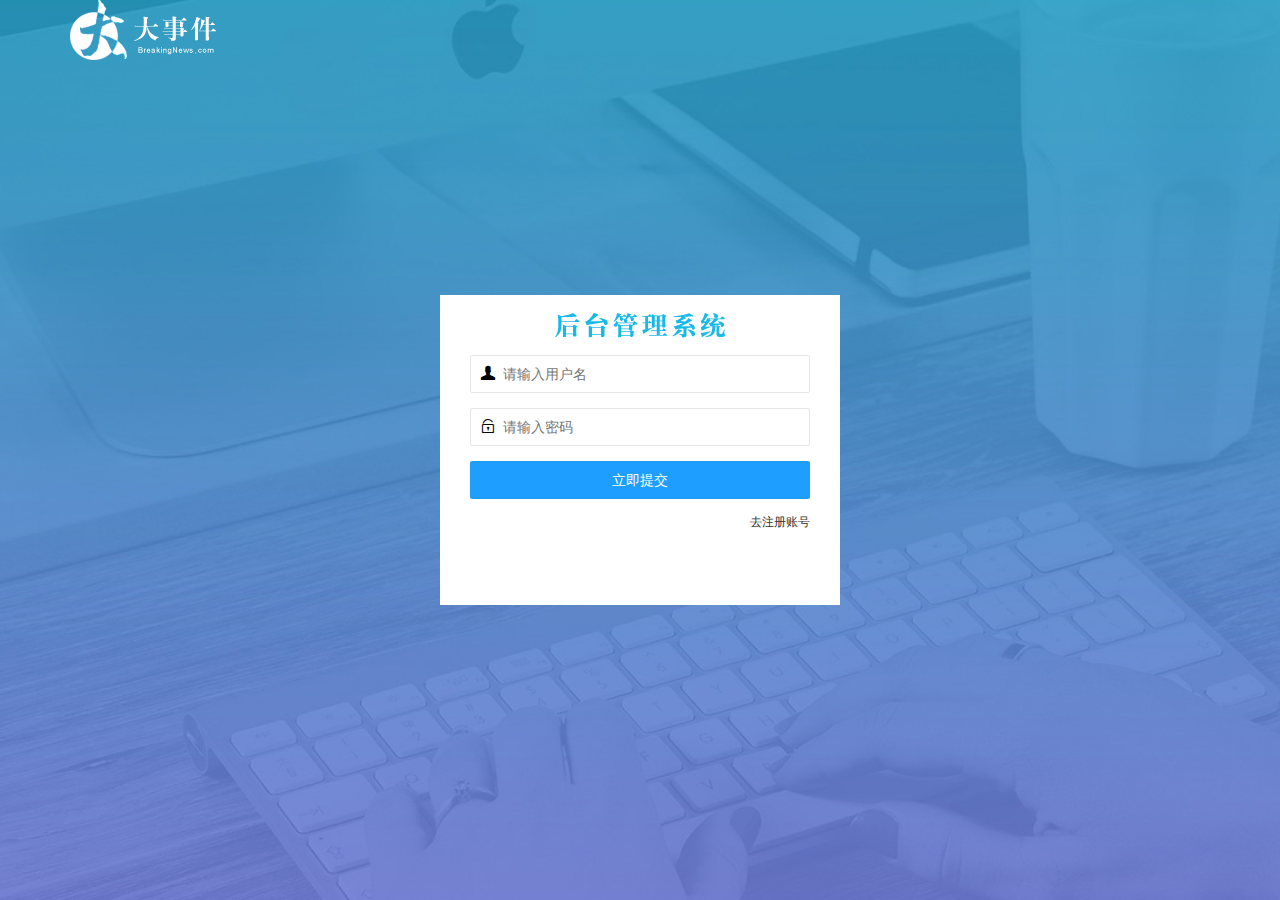
<file: login.html>
<!DOCTYPE html>
<html lang="en">
<head>
    <meta charset="UTF-8">
    <meta http-equiv="X-UA-Compatible" content="IE=edge">
    <meta name="viewport" content="width=device-width, initial-scale=1.0">
    <title>大事件-登录/注册</title>
    <!-- 导入layui的样式 -->
    <link rel="stylesheet" href="/assets/lib/layui/css/layui.css">
    <!-- 导入自己的样式表 -->
    <link rel="stylesheet" href="assets/css/login.css">
</head>
<body>

    <!-- 头部的logo区域 -->
    <div class="layui-main">
        <img src="/assets/images/logo.png" alt="">
    </div>

    <!-- 登录注册区域 -->
    <div class="loginAndRegBox">
    <div class="title-box"></div>

    <!-- 登录的div -->
    <div class="login-box">

    <!-- 登录的表单 -->
    <form class="layui-form" action="" id="form_login">
        <!-- 用户名 -->
        <div class="layui-form-item">
            <i class="layui-icon layui-icon-friends"></i> 
            <input type="text" name="username" required  lay-verify="required" placeholder="请输入用户名" autocomplete="off" class="layui-input">
        </div>
        <!-- 密码 -->
        <div class="layui-form-item">
            <i class="layui-icon layui-icon-password"></i> 
            <input type="password" name="password" required  lay-verify="required|pwd" placeholder="请输入密码" autocomplete="off" class="layui-input">
        </div>
        <!-- 登录按钮-->
        <div class="layui-form-item">
            <!-- 注意：提交按钮和普通按钮的区别，就是lay-submit属性 -->
            <button class="layui-btn layui-btn-fluid layui-btn-normal" lay-submit>立即提交</button>
        </div>
        <div class="layui-form-item links" >
    <a href="javascript:;" id="link_reg">去注册账号</a>
        </div>

        </form>
</div>
<!-- 注册的div -->
<div class="reg-box">
    <!-- 注册的表单 -->
    <form class="layui-form" id="form_reg">
        <!-- 用户名 -->
        <div class="layui-form-item">
            <i class="layui-icon layui-icon-friends"></i> 
            <input type="text" name="username" required  lay-verify="required" placeholder="请输入用户名" autocomplete="off" class="layui-input">
        </div>
        <!-- 密码 -->
        <div class="layui-form-item">
            <i class="layui-icon layui-icon-password"></i> 
            <input type="password" name="password" required  lay-verify="required|pwd" placeholder="请输入密码" autocomplete="off" class="layui-input">
        </div>
         <!-- 密码确认框 -->
         <div class="layui-form-item">
            <i class="layui-icon layui-icon-password"></i> 
            <input type="password" name="repassword" required  lay-verify="required|pwd|repwd" placeholder="再次确认密码" autocomplete="off" class="layui-input">
        </div>
        <!-- 确认按钮-->
        <div class="layui-form-item">
            <!-- 注意：提交按钮和普通按钮的区别，就是lay-submit属性 -->
            <button class="layui-btn layui-btn-fluid layui-btn-normal" lay-submit>注册</button>
        </div>

        
        <div class="layui-form-item links" >
            <a href="javascript:;" id="link_login">去登录</a>

        </div>

        </form>
</div>
    </div>
<!-- 导入layui的js文件 -->
<script src="/assets/lib/layui/layui.all.js"></script>
    <!-- 导入jquery -->
 <script src="/assets/lib/jquery.js"></script>
 <!-- 导入自己封装的API -->
 <script src="/assets/js/baseAPI.js"></script>
 <!-- 导入自己的脚本 -->
 <script src="/assets/js/login.js"></script>
</body>
</html>
</file>
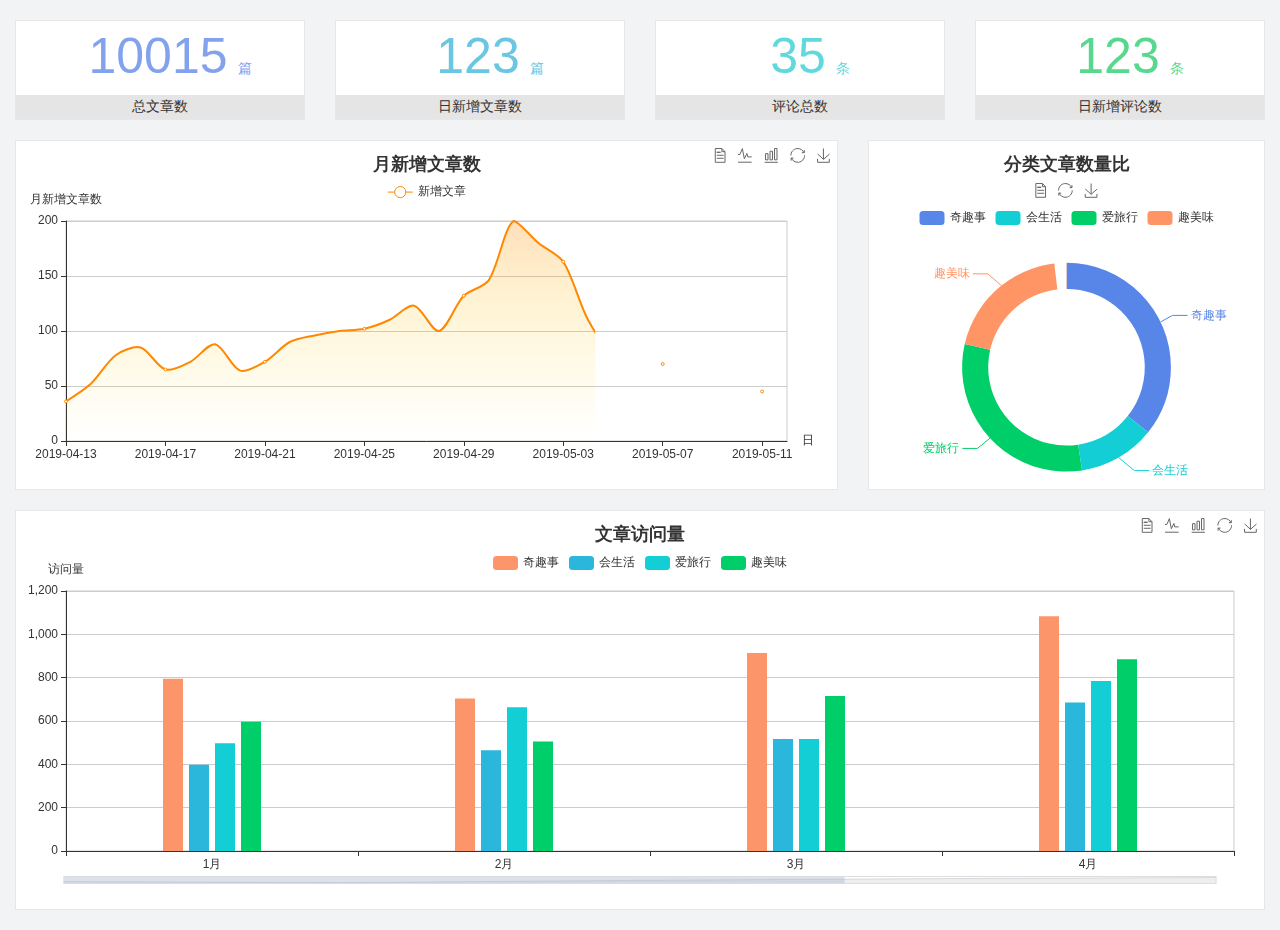
<file: home/dashboard.html>
<!DOCTYPE html>
<html lang="en">

<head>
  <meta charset="UTF-8">
  <meta name="viewport" content="width=device-width, initial-scale=1.0">
  <meta http-equiv="X-UA-Compatible" content="ie=edge">
  <title>图表统计</title>
  <link rel="stylesheet" href="../../assets/lib/bootstrap.css" />
  <link rel="stylesheet" href="../../assets/lib/main.css" />
  <script src="../../assets/lib/jquery.js"></script>
  <script type="text/javascript" src="../../assets/lib/echarts.min.js"></script>
</head>

<body>
  <div class="container-fluid">
    <div class="row spannel_list">
      <div class="col-sm-3 col-xs-6">
        <div class="spannel">
          <em>10015</em><span>篇</span>
          <b>总文章数</b>
        </div>
      </div>
      <div class="col-sm-3 col-xs-6">
        <div class="spannel scolor01">
          <em>123</em><span>篇</span>
          <b>日新增文章数</b>
        </div>
      </div>
      <div class="col-sm-3 col-xs-6">
        <div class="spannel scolor02">
          <em>35</em><span>条</span>
          <b>评论总数</b>
        </div>
      </div>
      <div class="col-sm-3 col-xs-6">
        <div class="spannel scolor03">
          <em>123</em><span>条</span>
          <b>日新增评论数</b>
        </div>
      </div>
    </div>
  </div>

  <div class="container-fluid">
    <div class="row curve-pie">
      <div class="col-lg-8 col-md-8">
        <div class="gragh_pannel" id="curve_show"></div>
      </div>
      <div class="col-lg-4 col-md-4">
        <div class="gragh_pannel" id="pie_show"></div>
      </div>
    </div>
  </div>

  <div class="container-fluid">
    <div class="column_pannel" id="column_show"></div>
  </div>

  <script>
    var oChart = echarts.init(document.getElementById('curve_show'));
    var aList_all = [
      { 'count': 36, 'date': '2019-04-13' },
      { 'count': 52, 'date': '2019-04-14' },
      { 'count': 78, 'date': '2019-04-15' },
      { 'count': 85, 'date': '2019-04-16' },
      { 'count': 65, 'date': '2019-04-17' },
      { 'count': 72, 'date': '2019-04-18' },
      { 'count': 88, 'date': '2019-04-19' },
      { 'count': 64, 'date': '2019-04-20' },
      { 'count': 72, 'date': '2019-04-21' },
      { 'count': 90, 'date': '2019-04-22' },
      { 'count': 96, 'date': '2019-04-23' },
      { 'count': 100, 'date': '2019-04-24' },
      { 'count': 102, 'date': '2019-04-25' },
      { 'count': 110, 'date': '2019-04-26' },
      { 'count': 123, 'date': '2019-04-27' },
      { 'count': 100, 'date': '2019-04-28' },
      { 'count': 132, 'date': '2019-04-29' },
      { 'count': 146, 'date': '2019-04-30' },
      { 'count': 200, 'date': '2019-05-01' },
      { 'count': 180, 'date': '2019-05-02' },
      { 'count': 163, 'date': '2019-05-03' },
      { 'count': 110, 'date': '2019-05-04' },
      { 'count': 80, 'date': '2019-05-05' },
      { 'count': 82, 'date': '2019-05-06' },
      { 'count': 70, 'date': '2019-05-07' },
      { 'count': 65, 'date': '2019-05-08' },
      { 'count': 54, 'date': '2019-05-09' },
      { 'count': 40, 'date': '2019-05-10' },
      { 'count': 45, 'date': '2019-05-11' },
      { 'count': 38, 'date': '2019-05-12' },
    ];

    let aCount = [];
    let aDate = [];

    for (var i = 0; i < aList_all.length; i++) {
      aCount.push(aList_all[i].count);
      aDate.push(aList_all[i].date);
    }

    var chartopt = {
      title: {
        text: '月新增文章数',
        left: 'center',
        top: '10'
      },
      tooltip: {
        trigger: 'axis'
      },
      legend: {
        data: ['新增文章'],
        top: '40'
      },
      toolbox: {
        show: true,
        feature: {
          mark: { show: true },
          dataView: { show: true, readOnly: false },
          magicType: { show: true, type: ['line', 'bar'] },
          restore: { show: true },
          saveAsImage: { show: true }
        }
      },
      calculable: true,
      xAxis: [
        {
          name: '日',
          type: 'category',
          boundaryGap: false,
          data: aDate
        }
      ],
      yAxis: [
        {
          name: '月新增文章数',
          type: 'value'
        }
      ],
      series: [
        {
          name: '新增文章',
          type: 'line',
          smooth: true,
          itemStyle: { normal: { areaStyle: { type: 'default' }, color: '#f80' }, lineStyle: { color: '#f80' } },
          data: aCount
        }],
      areaStyle: {
        normal: {
          color: new echarts.graphic.LinearGradient(0, 0, 0, 1, [{
            offset: 0,
            color: 'rgba(255,136,0,0.39)'
          }, {
            offset: .34,
            color: 'rgba(255,180,0,0.25)'
          }, {
            offset: 1,
            color: 'rgba(255,222,0,0.00)'
          }])

        }
      },
      grid: {
        show: true,
        x: 50,
        x2: 50,
        y: 80,
        height: 220
      }
    };

    oChart.setOption(chartopt);


    var oPie = echarts.init(document.getElementById('pie_show'));
    var oPieopt =
    {
      title: {
        top: 10,
        text: '分类文章数量比',
        x: 'center'
      },
      tooltip: {
        trigger: 'item',
        formatter: "{a} <br/>{b} : {c} ({d}%)"
      },
      color: ['#5885e8', '#13cfd5', '#00ce68', '#ff9565'],
      legend: {
        x: 'center',
        top: 65,
        data: ['奇趣事', '会生活', '爱旅行', '趣美味']
      },
      toolbox: {
        show: true,
        x: 'center',
        top: 35,
        feature: {
          mark: { show: true },
          dataView: { show: true, readOnly: false },
          magicType: {
            show: true,
            type: ['pie', 'funnel'],
            option: {
              funnel: {
                x: '25%',
                width: '50%',
                funnelAlign: 'left',
                max: 1548
              }
            }
          },
          restore: { show: true },
          saveAsImage: { show: true }
        }
      },
      calculable: true,
      series: [
        {
          name: '访问来源',
          type: 'pie',
          radius: ['45%', '60%'],
          center: ['50%', '65%'],
          data: [
            { value: 300, name: '奇趣事' },
            { value: 100, name: '会生活' },
            { value: 260, name: '爱旅行' },
            { value: 180, name: '趣美味' }
          ]
        }
      ]
    };
    oPie.setOption(oPieopt);



    var oColumn = this.echarts.init(document.getElementById('column_show'));
    var oColumnopt =
    {
      title: {
        text: '文章访问量',
        left: 'center',
        top: '10'
      },
      tooltip: {
        trigger: 'axis'
      },
      legend: {
        data: ['奇趣事', '会生活', '爱旅行', '趣美味'],
        top: '40'
      },
      toolbox: {
        show: true,
        feature: {
          mark: { show: true },
          dataView: { show: true, readOnly: false },
          magicType: { show: true, type: ['line', 'bar'] },
          restore: { show: true },
          saveAsImage: { show: true }
        }
      },
      calculable: true,
      xAxis: [
        {
          type: 'category',
          data: ['1月', '2月', '3月', '4月', '5月']
        }
      ],
      yAxis: [
        {
          name: '访问量',
          type: 'value'
        }
      ],
      series: [
        {
          name: '奇趣事',
          type: 'bar',
          barWidth: 20,
          itemStyle: {
            normal: { areaStyle: { type: 'default' }, color: '#fd956a' }
          },
          data: [800, 708, 920, 1090, 1200]
        },
        {
          name: '会生活',
          type: 'bar',
          barWidth: 20,
          itemStyle: {
            normal: { areaStyle: { type: 'default' }, color: '#2bb6db' }
          },
          data: [400, 468, 520, 690, 800]
        },
        {
          name: '爱旅行',
          type: 'bar',
          barWidth: 20,
          itemStyle: {
            normal: { areaStyle: { type: 'default' }, color: '#13cfd5' }
          },
          data: [500, 668, 520, 790, 900]
        },
        {
          name: '趣美味',
          type: 'bar',
          barWidth: 20,
          itemStyle: {
            normal: { areaStyle: { type: 'default' }, color: '#00ce68' }
          },
          data: [600, 508, 720, 890, 1000]
        }
      ],
      grid: {
        show: true,
        x: 50,
        x2: 30,
        y: 80,
        height: 260
      },
      dataZoom: [//给x轴设置滚动条
        {
          start: 0,//默认为0
          end: 100 - 1000 / 31,//默认为100
          type: 'slider',
          show: true,
          xAxisIndex: [0],
          handleSize: 0,//滑动条的 左右2个滑动条的大小
          height: 8,//组件高度
          left: 45, //左边的距离
          right: 50,//右边的距离
          bottom: 26,//右边的距离
          handleColor: '#ddd',//h滑动图标的颜色
          handleStyle: {
            borderColor: "#cacaca",
            borderWidth: "1",
            shadowBlur: 2,
            background: "#ddd",
            shadowColor: "#ddd",
          }
        }]
    };
    oColumn.setOption(oColumnopt);
  </script>
</body>

</html>
</file>
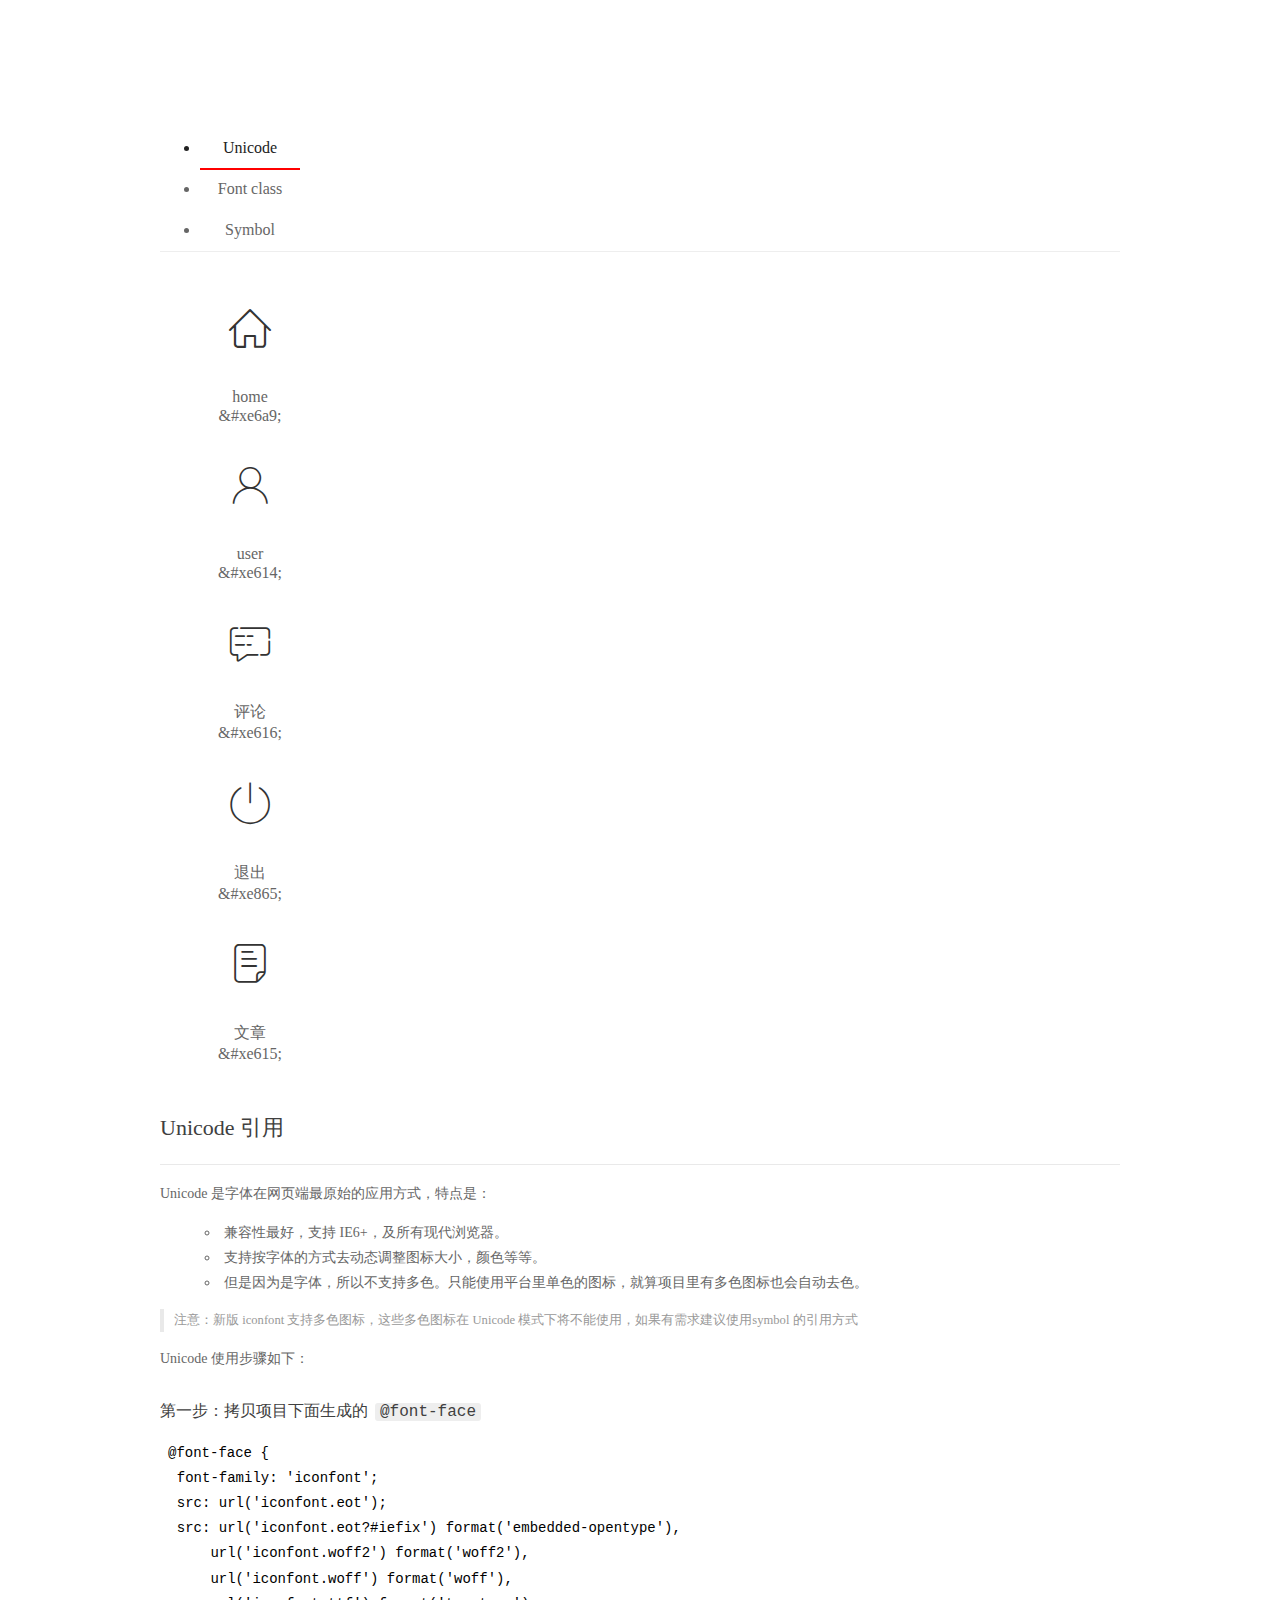
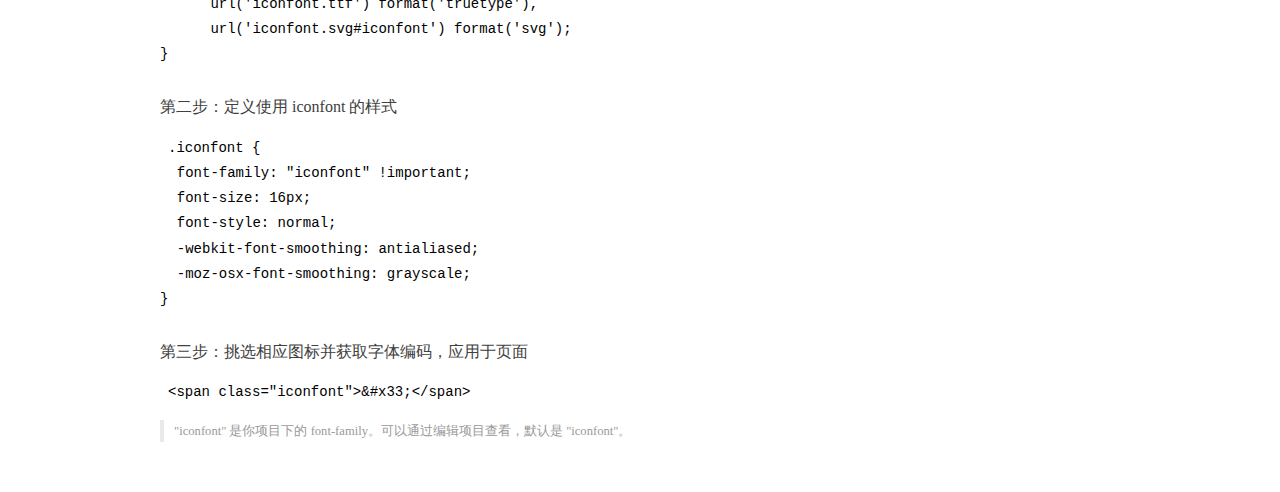
<file: assets/fonts/demo_index.html>
<!DOCTYPE html>
<html>
<head>
  <meta charset="utf-8"/>
  <title>IconFont Demo</title>
  <link rel="shortcut icon" href="https://gtms04.alicdn.com/tps/i4/TB1_oz6GVXXXXaFXpXXJDFnIXXX-64-64.ico" type="image/x-icon"/>
  <link rel="stylesheet" href="https://g.alicdn.com/thx/cube/1.3.2/cube.min.css">
  <link rel="stylesheet" href="demo.css">
  <link rel="stylesheet" href="iconfont.css">
  <script src="iconfont.js"></script>
  <!-- jQuery -->
  <script src="https://a1.alicdn.com/oss/uploads/2018/12/26/7bfddb60-08e8-11e9-9b04-53e73bb6408b.js"></script>
  <!-- 代码高亮 -->
  <script src="https://a1.alicdn.com/oss/uploads/2018/12/26/a3f714d0-08e6-11e9-8a15-ebf944d7534c.js"></script>
</head>
<body>
  <div class="main">
    <h1 class="logo"><a href="https://www.iconfont.cn/" title="iconfont 首页" target="_blank">&#xe86b;</a></h1>
    <div class="nav-tabs">
      <ul id="tabs" class="dib-box">
        <li class="dib active"><span>Unicode</span></li>
        <li class="dib"><span>Font class</span></li>
        <li class="dib"><span>Symbol</span></li>
      </ul>
      
    </div>
    <div class="tab-container">
      <div class="content unicode" style="display: block;">
          <ul class="icon_lists dib-box">
          
            <li class="dib">
              <span class="icon iconfont">&#xe6a9;</span>
                <div class="name">home</div>
                <div class="code-name">&amp;#xe6a9;</div>
              </li>
          
            <li class="dib">
              <span class="icon iconfont">&#xe614;</span>
                <div class="name">user</div>
                <div class="code-name">&amp;#xe614;</div>
              </li>
          
            <li class="dib">
              <span class="icon iconfont">&#xe616;</span>
                <div class="name">评论</div>
                <div class="code-name">&amp;#xe616;</div>
              </li>
          
            <li class="dib">
              <span class="icon iconfont">&#xe865;</span>
                <div class="name">退出</div>
                <div class="code-name">&amp;#xe865;</div>
              </li>
          
            <li class="dib">
              <span class="icon iconfont">&#xe615;</span>
                <div class="name">文章</div>
                <div class="code-name">&amp;#xe615;</div>
              </li>
          
          </ul>
          <div class="article markdown">
          <h2 id="unicode-">Unicode 引用</h2>
          <hr>

          <p>Unicode 是字体在网页端最原始的应用方式，特点是：</p>
          <ul>
            <li>兼容性最好，支持 IE6+，及所有现代浏览器。</li>
            <li>支持按字体的方式去动态调整图标大小，颜色等等。</li>
            <li>但是因为是字体，所以不支持多色。只能使用平台里单色的图标，就算项目里有多色图标也会自动去色。</li>
          </ul>
          <blockquote>
            <p>注意：新版 iconfont 支持多色图标，这些多色图标在 Unicode 模式下将不能使用，如果有需求建议使用symbol 的引用方式</p>
          </blockquote>
          <p>Unicode 使用步骤如下：</p>
          <h3 id="-font-face">第一步：拷贝项目下面生成的 <code>@font-face</code></h3>
<pre><code class="language-css"
>@font-face {
  font-family: 'iconfont';
  src: url('iconfont.eot');
  src: url('iconfont.eot?#iefix') format('embedded-opentype'),
      url('iconfont.woff2') format('woff2'),
      url('iconfont.woff') format('woff'),
      url('iconfont.ttf') format('truetype'),
      url('iconfont.svg#iconfont') format('svg');
}
</code></pre>
          <h3 id="-iconfont-">第二步：定义使用 iconfont 的样式</h3>
<pre><code class="language-css"
>.iconfont {
  font-family: "iconfont" !important;
  font-size: 16px;
  font-style: normal;
  -webkit-font-smoothing: antialiased;
  -moz-osx-font-smoothing: grayscale;
}
</code></pre>
          <h3 id="-">第三步：挑选相应图标并获取字体编码，应用于页面</h3>
<pre>
<code class="language-html"
>&lt;span class="iconfont"&gt;&amp;#x33;&lt;/span&gt;
</code></pre>
          <blockquote>
            <p>"iconfont" 是你项目下的 font-family。可以通过编辑项目查看，默认是 "iconfont"。</p>
          </blockquote>
          </div>
      </div>
      <div class="content font-class">
        <ul class="icon_lists dib-box">
          
          <li class="dib">
            <span class="icon iconfont icon-home"></span>
            <div class="name">
              home
            </div>
            <div class="code-name">.icon-home
            </div>
          </li>
          
          <li class="dib">
            <span class="icon iconfont icon-user"></span>
            <div class="name">
              user
            </div>
            <div class="code-name">.icon-user
            </div>
          </li>
          
          <li class="dib">
            <span class="icon iconfont icon-pinglun"></span>
            <div class="name">
              评论
            </div>
            <div class="code-name">.icon-pinglun
            </div>
          </li>
          
          <li class="dib">
            <span class="icon iconfont icon-tuichu"></span>
            <div class="name">
              退出
            </div>
            <div class="code-name">.icon-tuichu
            </div>
          </li>
          
          <li class="dib">
            <span class="icon iconfont icon-16"></span>
            <div class="name">
              文章
            </div>
            <div class="code-name">.icon-16
            </div>
          </li>
          
        </ul>
        <div class="article markdown">
        <h2 id="font-class-">font-class 引用</h2>
        <hr>

        <p>font-class 是 Unicode 使用方式的一种变种，主要是解决 Unicode 书写不直观，语意不明确的问题。</p>
        <p>与 Unicode 使用方式相比，具有如下特点：</p>
        <ul>
          <li>兼容性良好，支持 IE8+，及所有现代浏览器。</li>
          <li>相比于 Unicode 语意明确，书写更直观。可以很容易分辨这个 icon 是什么。</li>
          <li>因为使用 class 来定义图标，所以当要替换图标时，只需要修改 class 里面的 Unicode 引用。</li>
          <li>不过因为本质上还是使用的字体，所以多色图标还是不支持的。</li>
        </ul>
        <p>使用步骤如下：</p>
        <h3 id="-fontclass-">第一步：引入项目下面生成的 fontclass 代码：</h3>
<pre><code class="language-html">&lt;link rel="stylesheet" href="./iconfont.css"&gt;
</code></pre>
        <h3 id="-">第二步：挑选相应图标并获取类名，应用于页面：</h3>
<pre><code class="language-html">&lt;span class="iconfont icon-xxx"&gt;&lt;/span&gt;
</code></pre>
        <blockquote>
          <p>"
            iconfont" 是你项目下的 font-family。可以通过编辑项目查看，默认是 "iconfont"。</p>
        </blockquote>
      </div>
      </div>
      <div class="content symbol">
          <ul class="icon_lists dib-box">
          
            <li class="dib">
                <svg class="icon svg-icon" aria-hidden="true">
                  <use xlink:href="#icon-home"></use>
                </svg>
                <div class="name">home</div>
                <div class="code-name">#icon-home</div>
            </li>
          
            <li class="dib">
                <svg class="icon svg-icon" aria-hidden="true">
                  <use xlink:href="#icon-user"></use>
                </svg>
                <div class="name">user</div>
                <div class="code-name">#icon-user</div>
            </li>
          
            <li class="dib">
                <svg class="icon svg-icon" aria-hidden="true">
                  <use xlink:href="#icon-pinglun"></use>
                </svg>
                <div class="name">评论</div>
                <div class="code-name">#icon-pinglun</div>
            </li>
          
            <li class="dib">
                <svg class="icon svg-icon" aria-hidden="true">
                  <use xlink:href="#icon-tuichu"></use>
                </svg>
                <div class="name">退出</div>
                <div class="code-name">#icon-tuichu</div>
            </li>
          
            <li class="dib">
                <svg class="icon svg-icon" aria-hidden="true">
                  <use xlink:href="#icon-16"></use>
                </svg>
                <div class="name">文章</div>
                <div class="code-name">#icon-16</div>
            </li>
          
          </ul>
          <div class="article markdown">
          <h2 id="symbol-">Symbol 引用</h2>
          <hr>

          <p>这是一种全新的使用方式，应该说这才是未来的主流，也是平台目前推荐的用法。相关介绍可以参考这篇<a href="">文章</a>
            这种用法其实是做了一个 SVG 的集合，与另外两种相比具有如下特点：</p>
          <ul>
            <li>支持多色图标了，不再受单色限制。</li>
            <li>通过一些技巧，支持像字体那样，通过 <code>font-size</code>, <code>color</code> 来调整样式。</li>
            <li>兼容性较差，支持 IE9+，及现代浏览器。</li>
            <li>浏览器渲染 SVG 的性能一般，还不如 png。</li>
          </ul>
          <p>使用步骤如下：</p>
          <h3 id="-symbol-">第一步：引入项目下面生成的 symbol 代码：</h3>
<pre><code class="language-html">&lt;script src="./iconfont.js"&gt;&lt;/script&gt;
</code></pre>
          <h3 id="-css-">第二步：加入通用 CSS 代码（引入一次就行）：</h3>
<pre><code class="language-html">&lt;style&gt;
.icon {
  width: 1em;
  height: 1em;
  vertical-align: -0.15em;
  fill: currentColor;
  overflow: hidden;
}
&lt;/style&gt;
</code></pre>
          <h3 id="-">第三步：挑选相应图标并获取类名，应用于页面：</h3>
<pre><code class="language-html">&lt;svg class="icon" aria-hidden="true"&gt;
  &lt;use xlink:href="#icon-xxx"&gt;&lt;/use&gt;
&lt;/svg&gt;
</code></pre>
          </div>
      </div>

    </div>
  </div>
  <script>
  $(document).ready(function () {
      $('.tab-container .content:first').show()

      $('#tabs li').click(function (e) {
        var tabContent = $('.tab-container .content')
        var index = $(this).index()

        if ($(this).hasClass('active')) {
          return
        } else {
          $('#tabs li').removeClass('active')
          $(this).addClass('active')

          tabContent.hide().eq(index).fadeIn()
        }
      })
    })
  </script>
</body>
</html>
</file>
<file: assets/lib/layui/css/layui.css>
/** layui-v2.5.5 MIT License By https://www.layui.com */
 .layui-inline,img{display:inline-block;vertical-align:middle}h1,h2,h3,h4,h5,h6{font-weight:400}.layui-edge,.layui-header,.layui-inline,.layui-main{position:relative}.layui-body,.layui-edge,.layui-elip{overflow:hidden}.layui-btn,.layui-edge,.layui-inline,img{vertical-align:middle}.layui-btn,.layui-disabled,.layui-icon,.layui-unselect{-moz-user-select:none;-webkit-user-select:none;-ms-user-select:none}.layui-elip,.layui-form-checkbox span,.layui-form-pane .layui-form-label{text-overflow:ellipsis;white-space:nowrap}.layui-breadcrumb,.layui-tree-btnGroup{visibility:hidden}blockquote,body,button,dd,div,dl,dt,form,h1,h2,h3,h4,h5,h6,input,li,ol,p,pre,td,textarea,th,ul{margin:0;padding:0;-webkit-tap-highlight-color:rgba(0,0,0,0)}a:active,a:hover{outline:0}img{border:none}li{list-style:none}table{border-collapse:collapse;border-spacing:0}h4,h5,h6{font-size:100%}button,input,optgroup,option,select,textarea{font-family:inherit;font-size:inherit;font-style:inherit;font-weight:inherit;outline:0}pre{white-space:pre-wrap;white-space:-moz-pre-wrap;white-space:-pre-wrap;white-space:-o-pre-wrap;word-wrap:break-word}body{line-height:24px;font:14px Helvetica Neue,Helvetica,PingFang SC,Tahoma,Arial,sans-serif}hr{height:1px;margin:10px 0;border:0;clear:both}a{color:#333;text-decoration:none}a:hover{color:#777}a cite{font-style:normal;*cursor:pointer}.layui-border-box,.layui-border-box *{box-sizing:border-box}.layui-box,.layui-box *{box-sizing:content-box}.layui-clear{clear:both;*zoom:1}.layui-clear:after{content:'\20';clear:both;*zoom:1;display:block;height:0}.layui-inline{*display:inline;*zoom:1}.layui-edge{display:inline-block;width:0;height:0;border-width:6px;border-style:dashed;border-color:transparent}.layui-edge-top{top:-4px;border-bottom-color:#999;border-bottom-style:solid}.layui-edge-right{border-left-color:#999;border-left-style:solid}.layui-edge-bottom{top:2px;border-top-color:#999;border-top-style:solid}.layui-edge-left{border-right-color:#999;border-right-style:solid}.layui-disabled,.layui-disabled:hover{color:#d2d2d2!important;cursor:not-allowed!important}.layui-circle{border-radius:100%}.layui-show{display:block!important}.layui-hide{display:none!important}@font-face{font-family:layui-icon;src:url(../font/iconfont.eot?v=250);src:url(../font/iconfont.eot?v=250#iefix) format('embedded-opentype'),url(../font/iconfont.woff2?v=250) format('woff2'),url(../font/iconfont.woff?v=250) format('woff'),url(../font/iconfont.ttf?v=250) format('truetype'),url(../font/iconfont.svg?v=250#layui-icon) format('svg')}.layui-icon{font-family:layui-icon!important;font-size:16px;font-style:normal;-webkit-font-smoothing:antialiased;-moz-osx-font-smoothing:grayscale}.layui-icon-reply-fill:before{content:"\e611"}.layui-icon-set-fill:before{content:"\e614"}.layui-icon-menu-fill:before{content:"\e60f"}.layui-icon-search:before{content:"\e615"}.layui-icon-share:before{content:"\e641"}.layui-icon-set-sm:before{content:"\e620"}.layui-icon-engine:before{content:"\e628"}.layui-icon-close:before{content:"\1006"}.layui-icon-close-fill:before{content:"\1007"}.layui-icon-chart-screen:before{content:"\e629"}.layui-icon-star:before{content:"\e600"}.layui-icon-circle-dot:before{content:"\e617"}.layui-icon-chat:before{content:"\e606"}.layui-icon-release:before{content:"\e609"}.layui-icon-list:before{content:"\e60a"}.layui-icon-chart:before{content:"\e62c"}.layui-icon-ok-circle:before{content:"\1005"}.layui-icon-layim-theme:before{content:"\e61b"}.layui-icon-table:before{content:"\e62d"}.layui-icon-right:before{content:"\e602"}.layui-icon-left:before{content:"\e603"}.layui-icon-cart-simple:before{content:"\e698"}.layui-icon-face-cry:before{content:"\e69c"}.layui-icon-face-smile:before{content:"\e6af"}.layui-icon-survey:before{content:"\e6b2"}.layui-icon-tree:before{content:"\e62e"}.layui-icon-upload-circle:before{content:"\e62f"}.layui-icon-add-circle:before{content:"\e61f"}.layui-icon-download-circle:before{content:"\e601"}.layui-icon-templeate-1:before{content:"\e630"}.layui-icon-util:before{content:"\e631"}.layui-icon-face-surprised:before{content:"\e664"}.layui-icon-edit:before{content:"\e642"}.layui-icon-speaker:before{content:"\e645"}.layui-icon-down:before{content:"\e61a"}.layui-icon-file:before{content:"\e621"}.layui-icon-layouts:before{content:"\e632"}.layui-icon-rate-half:before{content:"\e6c9"}.layui-icon-add-circle-fine:before{content:"\e608"}.layui-icon-prev-circle:before{content:"\e633"}.layui-icon-read:before{content:"\e705"}.layui-icon-404:before{content:"\e61c"}.layui-icon-carousel:before{content:"\e634"}.layui-icon-help:before{content:"\e607"}.layui-icon-code-circle:before{content:"\e635"}.layui-icon-water:before{content:"\e636"}.layui-icon-username:before{content:"\e66f"}.layui-icon-find-fill:before{content:"\e670"}.layui-icon-about:before{content:"\e60b"}.layui-icon-location:before{content:"\e715"}.layui-icon-up:before{content:"\e619"}.layui-icon-pause:before{content:"\e651"}.layui-icon-date:before{content:"\e637"}.layui-icon-layim-uploadfile:before{content:"\e61d"}.layui-icon-delete:before{content:"\e640"}.layui-icon-play:before{content:"\e652"}.layui-icon-top:before{content:"\e604"}.layui-icon-friends:before{content:"\e612"}.layui-icon-refresh-3:before{content:"\e9aa"}.layui-icon-ok:before{content:"\e605"}.layui-icon-layer:before{content:"\e638"}.layui-icon-face-smile-fine:before{content:"\e60c"}.layui-icon-dollar:before{content:"\e659"}.layui-icon-group:before{content:"\e613"}.layui-icon-layim-download:before{content:"\e61e"}.layui-icon-picture-fine:before{content:"\e60d"}.layui-icon-link:before{content:"\e64c"}.layui-icon-diamond:before{content:"\e735"}.layui-icon-log:before{content:"\e60e"}.layui-icon-rate-solid:before{content:"\e67a"}.layui-icon-fonts-del:before{content:"\e64f"}.layui-icon-unlink:before{content:"\e64d"}.layui-icon-fonts-clear:before{content:"\e639"}.layui-icon-triangle-r:before{content:"\e623"}.layui-icon-circle:before{content:"\e63f"}.layui-icon-radio:before{content:"\e643"}.layui-icon-align-center:before{content:"\e647"}.layui-icon-align-right:before{content:"\e648"}.layui-icon-align-left:before{content:"\e649"}.layui-icon-loading-1:before{content:"\e63e"}.layui-icon-return:before{content:"\e65c"}.layui-icon-fonts-strong:before{content:"\e62b"}.layui-icon-upload:before{content:"\e67c"}.layui-icon-dialogue:before{content:"\e63a"}.layui-icon-video:before{content:"\e6ed"}.layui-icon-headset:before{content:"\e6fc"}.layui-icon-cellphone-fine:before{content:"\e63b"}.layui-icon-add-1:before{content:"\e654"}.layui-icon-face-smile-b:before{content:"\e650"}.layui-icon-fonts-html:before{content:"\e64b"}.layui-icon-form:before{content:"\e63c"}.layui-icon-cart:before{content:"\e657"}.layui-icon-camera-fill:before{content:"\e65d"}.layui-icon-tabs:before{content:"\e62a"}.layui-icon-fonts-code:before{content:"\e64e"}.layui-icon-fire:before{content:"\e756"}.layui-icon-set:before{content:"\e716"}.layui-icon-fonts-u:before{content:"\e646"}.layui-icon-triangle-d:before{content:"\e625"}.layui-icon-tips:before{content:"\e702"}.layui-icon-picture:before{content:"\e64a"}.layui-icon-more-vertical:before{content:"\e671"}.layui-icon-flag:before{content:"\e66c"}.layui-icon-loading:before{content:"\e63d"}.layui-icon-fonts-i:before{content:"\e644"}.layui-icon-refresh-1:before{content:"\e666"}.layui-icon-rmb:before{content:"\e65e"}.layui-icon-home:before{content:"\e68e"}.layui-icon-user:before{content:"\e770"}.layui-icon-notice:before{content:"\e667"}.layui-icon-login-weibo:before{content:"\e675"}.layui-icon-voice:before{content:"\e688"}.layui-icon-upload-drag:before{content:"\e681"}.layui-icon-login-qq:before{content:"\e676"}.layui-icon-snowflake:before{content:"\e6b1"}.layui-icon-file-b:before{content:"\e655"}.layui-icon-template:before{content:"\e663"}.layui-icon-auz:before{content:"\e672"}.layui-icon-console:before{content:"\e665"}.layui-icon-app:before{content:"\e653"}.layui-icon-prev:before{content:"\e65a"}.layui-icon-website:before{content:"\e7ae"}.layui-icon-next:before{content:"\e65b"}.layui-icon-component:before{content:"\e857"}.layui-icon-more:before{content:"\e65f"}.layui-icon-login-wechat:before{content:"\e677"}.layui-icon-shrink-right:before{content:"\e668"}.layui-icon-spread-left:before{content:"\e66b"}.layui-icon-camera:before{content:"\e660"}.layui-icon-note:before{content:"\e66e"}.layui-icon-refresh:before{content:"\e669"}.layui-icon-female:before{content:"\e661"}.layui-icon-male:before{content:"\e662"}.layui-icon-password:before{content:"\e673"}.layui-icon-senior:before{content:"\e674"}.layui-icon-theme:before{content:"\e66a"}.layui-icon-tread:before{content:"\e6c5"}.layui-icon-praise:before{content:"\e6c6"}.layui-icon-star-fill:before{content:"\e658"}.layui-icon-rate:before{content:"\e67b"}.layui-icon-template-1:before{content:"\e656"}.layui-icon-vercode:before{content:"\e679"}.layui-icon-cellphone:before{content:"\e678"}.layui-icon-screen-full:before{content:"\e622"}.layui-icon-screen-restore:before{content:"\e758"}.layui-icon-cols:before{content:"\e610"}.layui-icon-export:before{content:"\e67d"}.layui-icon-print:before{content:"\e66d"}.layui-icon-slider:before{content:"\e714"}.layui-icon-addition:before{content:"\e624"}.layui-icon-subtraction:before{content:"\e67e"}.layui-icon-service:before{content:"\e626"}.layui-icon-transfer:before{content:"\e691"}.layui-main{width:1140px;margin:0 auto}.layui-header{z-index:1000;height:60px}.layui-header a:hover{transition:all .5s;-webkit-transition:all .5s}.layui-side{position:fixed;left:0;top:0;bottom:0;z-index:999;width:200px;overflow-x:hidden}.layui-side-scroll{position:relative;width:220px;height:100%;overflow-x:hidden}.layui-body{position:absolute;left:200px;right:0;top:0;bottom:0;z-index:998;width:auto;overflow-y:auto;box-sizing:border-box}.layui-layout-body{overflow:hidden}.layui-layout-admin .layui-header{background-color:#23262E}.layui-layout-admin .layui-side{top:60px;width:200px;overflow-x:hidden}.layui-layout-admin .layui-body{position:fixed;top:60px;bottom:44px}.layui-layout-admin .layui-main{width:auto;margin:0 15px}.layui-layout-admin .layui-footer{position:fixed;left:200px;right:0;bottom:0;height:44px;line-height:44px;padding:0 15px;background-color:#eee}.layui-layout-admin .layui-logo{position:absolute;left:0;top:0;width:200px;height:100%;line-height:60px;text-align:center;color:#009688;font-size:16px}.layui-layout-admin .layui-header .layui-nav{background:0 0}.layui-layout-left{position:absolute!important;left:200px;top:0}.layui-layout-right{position:absolute!important;right:0;top:0}.layui-container{position:relative;margin:0 auto;padding:0 15px;box-sizing:border-box}.layui-fluid{position:relative;margin:0 auto;padding:0 15px}.layui-row:after,.layui-row:before{content:'';display:block;clear:both}.layui-col-lg1,.layui-col-lg10,.layui-col-lg11,.layui-col-lg12,.layui-col-lg2,.layui-col-lg3,.layui-col-lg4,.layui-col-lg5,.layui-col-lg6,.layui-col-lg7,.layui-col-lg8,.layui-col-lg9,.layui-col-md1,.layui-col-md10,.layui-col-md11,.layui-col-md12,.layui-col-md2,.layui-col-md3,.layui-col-md4,.layui-col-md5,.layui-col-md6,.layui-col-md7,.layui-col-md8,.layui-col-md9,.layui-col-sm1,.layui-col-sm10,.layui-col-sm11,.layui-col-sm12,.layui-col-sm2,.layui-col-sm3,.layui-col-sm4,.layui-col-sm5,.layui-col-sm6,.layui-col-sm7,.layui-col-sm8,.layui-col-sm9,.layui-col-xs1,.layui-col-xs10,.layui-col-xs11,.layui-col-xs12,.layui-col-xs2,.layui-col-xs3,.layui-col-xs4,.layui-col-xs5,.layui-col-xs6,.layui-col-xs7,.layui-col-xs8,.layui-col-xs9{position:relative;display:block;box-sizing:border-box}.layui-col-xs1,.layui-col-xs10,.layui-col-xs11,.layui-col-xs12,.layui-col-xs2,.layui-col-xs3,.layui-col-xs4,.layui-col-xs5,.layui-col-xs6,.layui-col-xs7,.layui-col-xs8,.layui-col-xs9{float:left}.layui-col-xs1{width:8.33333333%}.layui-col-xs2{width:16.66666667%}.layui-col-xs3{width:25%}.layui-col-xs4{width:33.33333333%}.layui-col-xs5{width:41.66666667%}.layui-col-xs6{width:50%}.layui-col-xs7{width:58.33333333%}.layui-col-xs8{width:66.66666667%}.layui-col-xs9{width:75%}.layui-col-xs10{width:83.33333333%}.layui-col-xs11{width:91.66666667%}.layui-col-xs12{width:100%}.layui-col-xs-offset1{margin-left:8.33333333%}.layui-col-xs-offset2{margin-left:16.66666667%}.layui-col-xs-offset3{margin-left:25%}.layui-col-xs-offset4{margin-left:33.33333333%}.layui-col-xs-offset5{margin-left:41.66666667%}.layui-col-xs-offset6{margin-left:50%}.layui-col-xs-offset7{margin-left:58.33333333%}.layui-col-xs-offset8{margin-left:66.66666667%}.layui-col-xs-offset9{margin-left:75%}.layui-col-xs-offset10{margin-left:83.33333333%}.layui-col-xs-offset11{margin-left:91.66666667%}.layui-col-xs-offset12{margin-left:100%}@media screen and (max-width:768px){.layui-hide-xs{display:none!important}.layui-show-xs-block{display:block!important}.layui-show-xs-inline{display:inline!important}.layui-show-xs-inline-block{display:inline-block!important}}@media screen and (min-width:768px){.layui-container{width:750px}.layui-hide-sm{display:none!important}.layui-show-sm-block{display:block!important}.layui-show-sm-inline{display:inline!important}.layui-show-sm-inline-block{display:inline-block!important}.layui-col-sm1,.layui-col-sm10,.layui-col-sm11,.layui-col-sm12,.layui-col-sm2,.layui-col-sm3,.layui-col-sm4,.layui-col-sm5,.layui-col-sm6,.layui-col-sm7,.layui-col-sm8,.layui-col-sm9{float:left}.layui-col-sm1{width:8.33333333%}.layui-col-sm2{width:16.66666667%}.layui-col-sm3{width:25%}.layui-col-sm4{width:33.33333333%}.layui-col-sm5{width:41.66666667%}.layui-col-sm6{width:50%}.layui-col-sm7{width:58.33333333%}.layui-col-sm8{width:66.66666667%}.layui-col-sm9{width:75%}.layui-col-sm10{width:83.33333333%}.layui-col-sm11{width:91.66666667%}.layui-col-sm12{width:100%}.layui-col-sm-offset1{margin-left:8.33333333%}.layui-col-sm-offset2{margin-left:16.66666667%}.layui-col-sm-offset3{margin-left:25%}.layui-col-sm-offset4{margin-left:33.33333333%}.layui-col-sm-offset5{margin-left:41.66666667%}.layui-col-sm-offset6{margin-left:50%}.layui-col-sm-offset7{margin-left:58.33333333%}.layui-col-sm-offset8{margin-left:66.66666667%}.layui-col-sm-offset9{margin-left:75%}.layui-col-sm-offset10{margin-left:83.33333333%}.layui-col-sm-offset11{margin-left:91.66666667%}.layui-col-sm-offset12{margin-left:100%}}@media screen and (min-width:992px){.layui-container{width:970px}.layui-hide-md{display:none!important}.layui-show-md-block{display:block!important}.layui-show-md-inline{display:inline!important}.layui-show-md-inline-block{display:inline-block!important}.layui-col-md1,.layui-col-md10,.layui-col-md11,.layui-col-md12,.layui-col-md2,.layui-col-md3,.layui-col-md4,.layui-col-md5,.layui-col-md6,.layui-col-md7,.layui-col-md8,.layui-col-md9{float:left}.layui-col-md1{width:8.33333333%}.layui-col-md2{width:16.66666667%}.layui-col-md3{width:25%}.layui-col-md4{width:33.33333333%}.layui-col-md5{width:41.66666667%}.layui-col-md6{width:50%}.layui-col-md7{width:58.33333333%}.layui-col-md8{width:66.66666667%}.layui-col-md9{width:75%}.layui-col-md10{width:83.33333333%}.layui-col-md11{width:91.66666667%}.layui-col-md12{width:100%}.layui-col-md-offset1{margin-left:8.33333333%}.layui-col-md-offset2{margin-left:16.66666667%}.layui-col-md-offset3{margin-left:25%}.layui-col-md-offset4{margin-left:33.33333333%}.layui-col-md-offset5{margin-left:41.66666667%}.layui-col-md-offset6{margin-left:50%}.layui-col-md-offset7{margin-left:58.33333333%}.layui-col-md-offset8{margin-left:66.66666667%}.layui-col-md-offset9{margin-left:75%}.layui-col-md-offset10{margin-left:83.33333333%}.layui-col-md-offset11{margin-left:91.66666667%}.layui-col-md-offset12{margin-left:100%}}@media screen and (min-width:1200px){.layui-container{width:1170px}.layui-hide-lg{display:none!important}.layui-show-lg-block{display:block!important}.layui-show-lg-inline{display:inline!important}.layui-show-lg-inline-block{display:inline-block!important}.layui-col-lg1,.layui-col-lg10,.layui-col-lg11,.layui-col-lg12,.layui-col-lg2,.layui-col-lg3,.layui-col-lg4,.layui-col-lg5,.layui-col-lg6,.layui-col-lg7,.layui-col-lg8,.layui-col-lg9{float:left}.layui-col-lg1{width:8.33333333%}.layui-col-lg2{width:16.66666667%}.layui-col-lg3{width:25%}.layui-col-lg4{width:33.33333333%}.layui-col-lg5{width:41.66666667%}.layui-col-lg6{width:50%}.layui-col-lg7{width:58.33333333%}.layui-col-lg8{width:66.66666667%}.layui-col-lg9{width:75%}.layui-col-lg10{width:83.33333333%}.layui-col-lg11{width:91.66666667%}.layui-col-lg12{width:100%}.layui-col-lg-offset1{margin-left:8.33333333%}.layui-col-lg-offset2{margin-left:16.66666667%}.layui-col-lg-offset3{margin-left:25%}.layui-col-lg-offset4{margin-left:33.33333333%}.layui-col-lg-offset5{margin-left:41.66666667%}.layui-col-lg-offset6{margin-left:50%}.layui-col-lg-offset7{margin-left:58.33333333%}.layui-col-lg-offset8{margin-left:66.66666667%}.layui-col-lg-offset9{margin-left:75%}.layui-col-lg-offset10{margin-left:83.33333333%}.layui-col-lg-offset11{margin-left:91.66666667%}.layui-col-lg-offset12{margin-left:100%}}.layui-col-space1{margin:-.5px}.layui-col-space1>*{padding:.5px}.layui-col-space3{margin:-1.5px}.layui-col-space3>*{padding:1.5px}.layui-col-space5{margin:-2.5px}.layui-col-space5>*{padding:2.5px}.layui-col-space8{margin:-3.5px}.layui-col-space8>*{padding:3.5px}.layui-col-space10{margin:-5px}.layui-col-space10>*{padding:5px}.layui-col-space12{margin:-6px}.layui-col-space12>*{padding:6px}.layui-col-space15{margin:-7.5px}.layui-col-space15>*{padding:7.5px}.layui-col-space18{margin:-9px}.layui-col-space18>*{padding:9px}.layui-col-space20{margin:-10px}.layui-col-space20>*{padding:10px}.layui-col-space22{margin:-11px}.layui-col-space22>*{padding:11px}.layui-col-space25{margin:-12.5px}.layui-col-space25>*{padding:12.5px}.layui-col-space30{margin:-15px}.layui-col-space30>*{padding:15px}.layui-btn,.layui-input,.layui-select,.layui-textarea,.layui-upload-button{outline:0;-webkit-appearance:none;transition:all .3s;-webkit-transition:all .3s;box-sizing:border-box}.layui-elem-quote{margin-bottom:10px;padding:15px;line-height:22px;border-left:5px solid #009688;border-radius:0 2px 2px 0;background-color:#f2f2f2}.layui-quote-nm{border-style:solid;border-width:1px 1px 1px 5px;background:0 0}.layui-elem-field{margin-bottom:10px;padding:0;border-width:1px;border-style:solid}.layui-elem-field legend{margin-left:20px;padding:0 10px;font-size:20px;font-weight:300}.layui-field-title{margin:10px 0 20px;border-width:1px 0 0}.layui-field-box{padding:10px 15px}.layui-field-title .layui-field-box{padding:10px 0}.layui-progress{position:relative;height:6px;border-radius:20px;background-color:#e2e2e2}.layui-progress-bar{position:absolute;left:0;top:0;width:0;max-width:100%;height:6px;border-radius:20px;text-align:right;background-color:#5FB878;transition:all .3s;-webkit-transition:all .3s}.layui-progress-big,.layui-progress-big .layui-progress-bar{height:18px;line-height:18px}.layui-progress-text{position:relative;top:-20px;line-height:18px;font-size:12px;color:#666}.layui-progress-big .layui-progress-text{position:static;padding:0 10px;color:#fff}.layui-collapse{border-width:1px;border-style:solid;border-radius:2px}.layui-colla-content,.layui-colla-item{border-top-width:1px;border-top-style:solid}.layui-colla-item:first-child{border-top:none}.layui-colla-title{position:relative;height:42px;line-height:42px;padding:0 15px 0 35px;color:#333;background-color:#f2f2f2;cursor:pointer;font-size:14px;overflow:hidden}.layui-colla-content{display:none;padding:10px 15px;line-height:22px;color:#666}.layui-colla-icon{position:absolute;left:15px;top:0;font-size:14px}.layui-card{margin-bottom:15px;border-radius:2px;background-color:#fff;box-shadow:0 1px 2px 0 rgba(0,0,0,.05)}.layui-card:last-child{margin-bottom:0}.layui-card-header{position:relative;height:42px;line-height:42px;padding:0 15px;border-bottom:1px solid #f6f6f6;color:#333;border-radius:2px 2px 0 0;font-size:14px}.layui-bg-black,.layui-bg-blue,.layui-bg-cyan,.layui-bg-green,.layui-bg-orange,.layui-bg-red{color:#fff!important}.layui-card-body{position:relative;padding:10px 15px;line-height:24px}.layui-card-body[pad15]{padding:15px}.layui-card-body[pad20]{padding:20px}.layui-card-body .layui-table{margin:5px 0}.layui-card .layui-tab{margin:0}.layui-panel-window{position:relative;padding:15px;border-radius:0;border-top:5px solid #E6E6E6;background-color:#fff}.layui-auxiliar-moving{position:fixed;left:0;right:0;top:0;bottom:0;width:100%;height:100%;background:0 0;z-index:9999999999}.layui-form-label,.layui-form-mid,.layui-form-select,.layui-input-block,.layui-input-inline,.layui-textarea{position:relative}.layui-bg-red{background-color:#FF5722!important}.layui-bg-orange{background-color:#FFB800!important}.layui-bg-green{background-color:#009688!important}.layui-bg-cyan{background-color:#2F4056!important}.layui-bg-blue{background-color:#1E9FFF!important}.layui-bg-black{background-color:#393D49!important}.layui-bg-gray{background-color:#eee!important;color:#666!important}.layui-badge-rim,.layui-colla-content,.layui-colla-item,.layui-collapse,.layui-elem-field,.layui-form-pane .layui-form-item[pane],.layui-form-pane .layui-form-label,.layui-input,.layui-layedit,.layui-layedit-tool,.layui-quote-nm,.layui-select,.layui-tab-bar,.layui-tab-card,.layui-tab-title,.layui-tab-title .layui-this:after,.layui-textarea{border-color:#e6e6e6}.layui-timeline-item:before,hr{background-color:#e6e6e6}.layui-text{line-height:22px;font-size:14px;color:#666}.layui-text h1,.layui-text h2,.layui-text h3{font-weight:500;color:#333}.layui-text h1{font-size:30px}.layui-text h2{font-size:24px}.layui-text h3{font-size:18px}.layui-text a:not(.layui-btn){color:#01AAED}.layui-text a:not(.layui-btn):hover{text-decoration:underline}.layui-text ul{padding:5px 0 5px 15px}.layui-text ul li{margin-top:5px;list-style-type:disc}.layui-text em,.layui-word-aux{color:#999!important;padding:0 5px!important}.layui-btn{display:inline-block;height:38px;line-height:38px;padding:0 18px;background-color:#009688;color:#fff;white-space:nowrap;text-align:center;font-size:14px;border:none;border-radius:2px;cursor:pointer}.layui-btn:hover{opacity:.8;filter:alpha(opacity=80);color:#fff}.layui-btn:active{opacity:1;filter:alpha(opacity=100)}.layui-btn+.layui-btn{margin-left:10px}.layui-btn-container{font-size:0}.layui-btn-container .layui-btn{margin-right:10px;margin-bottom:10px}.layui-btn-container .layui-btn+.layui-btn{margin-left:0}.layui-table .layui-btn-container .layui-btn{margin-bottom:9px}.layui-btn-radius{border-radius:100px}.layui-btn .layui-icon{margin-right:3px;font-size:18px;vertical-align:bottom;vertical-align:middle\9}.layui-btn-primary{border:1px solid #C9C9C9;background-color:#fff;color:#555}.layui-btn-primary:hover{border-color:#009688;color:#333}.layui-btn-normal{background-color:#1E9FFF}.layui-btn-warm{background-color:#FFB800}.layui-btn-danger{background-color:#FF5722}.layui-btn-checked{background-color:#5FB878}.layui-btn-disabled,.layui-btn-disabled:active,.layui-btn-disabled:hover{border:1px solid #e6e6e6;background-color:#FBFBFB;color:#C9C9C9;cursor:not-allowed;opacity:1}.layui-btn-lg{height:44px;line-height:44px;padding:0 25px;font-size:16px}.layui-btn-sm{height:30px;line-height:30px;padding:0 10px;font-size:12px}.layui-btn-sm i{font-size:16px!important}.layui-btn-xs{height:22px;line-height:22px;padding:0 5px;font-size:12px}.layui-btn-xs i{font-size:14px!important}.layui-btn-group{display:inline-block;vertical-align:middle;font-size:0}.layui-btn-group .layui-btn{margin-left:0!important;margin-right:0!important;border-left:1px solid rgba(255,255,255,.5);border-radius:0}.layui-btn-group .layui-btn-primary{border-left:none}.layui-btn-group .layui-btn-primary:hover{border-color:#C9C9C9;color:#009688}.layui-btn-group .layui-btn:first-child{border-left:none;border-radius:2px 0 0 2px}.layui-btn-group .layui-btn-primary:first-child{border-left:1px solid #c9c9c9}.layui-btn-group .layui-btn:last-child{border-radius:0 2px 2px 0}.layui-btn-group .layui-btn+.layui-btn{margin-left:0}.layui-btn-group+.layui-btn-group{margin-left:10px}.layui-btn-fluid{width:100%}.layui-input,.layui-select,.layui-textarea{height:38px;line-height:1.3;line-height:38px\9;border-width:1px;border-style:solid;background-color:#fff;border-radius:2px}.layui-input::-webkit-input-placeholder,.layui-select::-webkit-input-placeholder,.layui-textarea::-webkit-input-placeholder{line-height:1.3}.layui-input,.layui-textarea{display:block;width:100%;padding-left:10px}.layui-input:hover,.layui-textarea:hover{border-color:#D2D2D2!important}.layui-input:focus,.layui-textarea:focus{border-color:#C9C9C9!important}.layui-textarea{min-height:100px;height:auto;line-height:20px;padding:6px 10px;resize:vertical}.layui-select{padding:0 10px}.layui-form input[type=checkbox],.layui-form input[type=radio],.layui-form select{display:none}.layui-form [lay-ignore]{display:initial}.layui-form-item{margin-bottom:15px;clear:both;*zoom:1}.layui-form-item:after{content:'\20';clear:both;*zoom:1;display:block;height:0}.layui-form-label{float:left;display:block;padding:9px 15px;width:80px;font-weight:400;line-height:20px;text-align:right}.layui-form-label-col{display:block;float:none;padding:9px 0;line-height:20px;text-align:left}.layui-form-item .layui-inline{margin-bottom:5px;margin-right:10px}.layui-input-block{margin-left:110px;min-height:36px}.layui-input-inline{display:inline-block;vertical-align:middle}.layui-form-item .layui-input-inline{float:left;width:190px;margin-right:10px}.layui-form-text .layui-input-inline{width:auto}.layui-form-mid{float:left;display:block;padding:9px 0!important;line-height:20px;margin-right:10px}.layui-form-danger+.layui-form-select .layui-input,.layui-form-danger:focus{border-color:#FF5722!important}.layui-form-select .layui-input{padding-right:30px;cursor:pointer}.layui-form-select .layui-edge{position:absolute;right:10px;top:50%;margin-top:-3px;cursor:pointer;border-width:6px;border-top-color:#c2c2c2;border-top-style:solid;transition:all .3s;-webkit-transition:all .3s}.layui-form-select dl{display:none;position:absolute;left:0;top:42px;padding:5px 0;z-index:899;min-width:100%;border:1px solid #d2d2d2;max-height:300px;overflow-y:auto;background-color:#fff;border-radius:2px;box-shadow:0 2px 4px rgba(0,0,0,.12);box-sizing:border-box}.layui-form-select dl dd,.layui-form-select dl dt{padding:0 10px;line-height:36px;white-space:nowrap;overflow:hidden;text-overflow:ellipsis}.layui-form-select dl dt{font-size:12px;color:#999}.layui-form-select dl dd{cursor:pointer}.layui-form-select dl dd:hover{background-color:#f2f2f2;-webkit-transition:.5s all;transition:.5s all}.layui-form-select .layui-select-group dd{padding-left:20px}.layui-form-select dl dd.layui-select-tips{padding-left:10px!important;color:#999}.layui-form-select dl dd.layui-this{background-color:#5FB878;color:#fff}.layui-form-checkbox,.layui-form-select dl dd.layui-disabled{background-color:#fff}.layui-form-selected dl{display:block}.layui-form-checkbox,.layui-form-checkbox *,.layui-form-switch{display:inline-block;vertical-align:middle}.layui-form-selected .layui-edge{margin-top:-9px;-webkit-transform:rotate(180deg);transform:rotate(180deg);margin-top:-3px\9}:root .layui-form-selected .layui-edge{margin-top:-9px\0/IE9}.layui-form-selectup dl{top:auto;bottom:42px}.layui-select-none{margin:5px 0;text-align:center;color:#999}.layui-select-disabled .layui-disabled{border-color:#eee!important}.layui-select-disabled .layui-edge{border-top-color:#d2d2d2}.layui-form-checkbox{position:relative;height:30px;line-height:30px;margin-right:10px;padding-right:30px;cursor:pointer;font-size:0;-webkit-transition:.1s linear;transition:.1s linear;box-sizing:border-box}.layui-form-checkbox span{padding:0 10px;height:100%;font-size:14px;border-radius:2px 0 0 2px;background-color:#d2d2d2;color:#fff;overflow:hidden}.layui-form-checkbox:hover span{background-color:#c2c2c2}.layui-form-checkbox i{position:absolute;right:0;top:0;width:30px;height:28px;border:1px solid #d2d2d2;border-left:none;border-radius:0 2px 2px 0;color:#fff;font-size:20px;text-align:center}.layui-form-checkbox:hover i{border-color:#c2c2c2;color:#c2c2c2}.layui-form-checked,.layui-form-checked:hover{border-color:#5FB878}.layui-form-checked span,.layui-form-checked:hover span{background-color:#5FB878}.layui-form-checked i,.layui-form-checked:hover i{color:#5FB878}.layui-form-item .layui-form-checkbox{margin-top:4px}.layui-form-checkbox[lay-skin=primary]{height:auto!important;line-height:normal!important;min-width:18px;min-height:18px;border:none!important;margin-right:0;padding-left:28px;padding-right:0;background:0 0}.layui-form-checkbox[lay-skin=primary] span{padding-left:0;padding-right:15px;line-height:18px;background:0 0;color:#666}.layui-form-checkbox[lay-skin=primary] i{right:auto;left:0;width:16px;height:16px;line-height:16px;border:1px solid #d2d2d2;font-size:12px;border-radius:2px;background-color:#fff;-webkit-transition:.1s linear;transition:.1s linear}.layui-form-checkbox[lay-skin=primary]:hover i{border-color:#5FB878;color:#fff}.layui-form-checked[lay-skin=primary] i{border-color:#5FB878!important;background-color:#5FB878;color:#fff}.layui-checkbox-disbaled[lay-skin=primary] span{background:0 0!important;color:#c2c2c2}.layui-checkbox-disbaled[lay-skin=primary]:hover i{border-color:#d2d2d2}.layui-form-item .layui-form-checkbox[lay-skin=primary]{margin-top:10px}.layui-form-switch{position:relative;height:22px;line-height:22px;min-width:35px;padding:0 5px;margin-top:8px;border:1px solid #d2d2d2;border-radius:20px;cursor:pointer;background-color:#fff;-webkit-transition:.1s linear;transition:.1s linear}.layui-form-switch i{position:absolute;left:5px;top:3px;width:16px;height:16px;border-radius:20px;background-color:#d2d2d2;-webkit-transition:.1s linear;transition:.1s linear}.layui-form-switch em{position:relative;top:0;width:25px;margin-left:21px;padding:0!important;text-align:center!important;color:#999!important;font-style:normal!important;font-size:12px}.layui-form-onswitch{border-color:#5FB878;background-color:#5FB878}.layui-checkbox-disbaled,.layui-checkbox-disbaled i{border-color:#e2e2e2!important}.layui-form-onswitch i{left:100%;margin-left:-21px;background-color:#fff}.layui-form-onswitch em{margin-left:5px;margin-right:21px;color:#fff!important}.layui-checkbox-disbaled span{background-color:#e2e2e2!important}.layui-checkbox-disbaled:hover i{color:#fff!important}[lay-radio]{display:none}.layui-form-radio,.layui-form-radio *{display:inline-block;vertical-align:middle}.layui-form-radio{line-height:28px;margin:6px 10px 0 0;padding-right:10px;cursor:pointer;font-size:0}.layui-form-radio *{font-size:14px}.layui-form-radio>i{margin-right:8px;font-size:22px;color:#c2c2c2}.layui-form-radio>i:hover,.layui-form-radioed>i{color:#5FB878}.layui-radio-disbaled>i{color:#e2e2e2!important}.layui-form-pane .layui-form-label{width:110px;padding:8px 15px;height:38px;line-height:20px;border-width:1px;border-style:solid;border-radius:2px 0 0 2px;text-align:center;background-color:#FBFBFB;overflow:hidden;box-sizing:border-box}.layui-form-pane .layui-input-inline{margin-left:-1px}.layui-form-pane .layui-input-block{margin-left:110px;left:-1px}.layui-form-pane .layui-input{border-radius:0 2px 2px 0}.layui-form-pane .layui-form-text .layui-form-label{float:none;width:100%;border-radius:2px;box-sizing:border-box;text-align:left}.layui-form-pane .layui-form-text .layui-input-inline{display:block;margin:0;top:-1px;clear:both}.layui-form-pane .layui-form-text .layui-input-block{margin:0;left:0;top:-1px}.layui-form-pane .layui-form-text .layui-textarea{min-height:100px;border-radius:0 0 2px 2px}.layui-form-pane .layui-form-checkbox{margin:4px 0 4px 10px}.layui-form-pane .layui-form-radio,.layui-form-pane .layui-form-switch{margin-top:6px;margin-left:10px}.layui-form-pane .layui-form-item[pane]{position:relative;border-width:1px;border-style:solid}.layui-form-pane .layui-form-item[pane] .layui-form-label{position:absolute;left:0;top:0;height:100%;border-width:0 1px 0 0}.layui-form-pane .layui-form-item[pane] .layui-input-inline{margin-left:110px}@media screen and (max-width:450px){.layui-form-item .layui-form-label{text-overflow:ellipsis;overflow:hidden;white-space:nowrap}.layui-form-item .layui-inline{display:block;margin-right:0;margin-bottom:20px;clear:both}.layui-form-item .layui-inline:after{content:'\20';clear:both;display:block;height:0}.layui-form-item .layui-input-inline{display:block;float:none;left:-3px;width:auto;margin:0 0 10px 112px}.layui-form-item .layui-input-inline+.layui-form-mid{margin-left:110px;top:-5px;padding:0}.layui-form-item .layui-form-checkbox{margin-right:5px;margin-bottom:5px}}.layui-layedit{border-width:1px;border-style:solid;border-radius:2px}.layui-layedit-tool{padding:3px 5px;border-bottom-width:1px;border-bottom-style:solid;font-size:0}.layedit-tool-fixed{position:fixed;top:0;border-top:1px solid #e2e2e2}.layui-layedit-tool .layedit-tool-mid,.layui-layedit-tool .layui-icon{display:inline-block;vertical-align:middle;text-align:center;font-size:14px}.layui-layedit-tool .layui-icon{position:relative;width:32px;height:30px;line-height:30px;margin:3px 5px;color:#777;cursor:pointer;border-radius:2px}.layui-layedit-tool .layui-icon:hover{color:#393D49}.layui-layedit-tool .layui-icon:active{color:#000}.layui-layedit-tool .layedit-tool-active{background-color:#e2e2e2;color:#000}.layui-layedit-tool .layui-disabled,.layui-layedit-tool .layui-disabled:hover{color:#d2d2d2;cursor:not-allowed}.layui-layedit-tool .layedit-tool-mid{width:1px;height:18px;margin:0 10px;background-color:#d2d2d2}.layedit-tool-html{width:50px!important;font-size:30px!important}.layedit-tool-b,.layedit-tool-code,.layedit-tool-help{font-size:16px!important}.layedit-tool-d,.layedit-tool-face,.layedit-tool-image,.layedit-tool-unlink{font-size:18px!important}.layedit-tool-image input{position:absolute;font-size:0;left:0;top:0;width:100%;height:100%;opacity:.01;filter:Alpha(opacity=1);cursor:pointer}.layui-layedit-iframe iframe{display:block;width:100%}#LAY_layedit_code{overflow:hidden}.layui-laypage{display:inline-block;*display:inline;*zoom:1;vertical-align:middle;margin:10px 0;font-size:0}.layui-laypage>a:first-child,.layui-laypage>a:first-child em{border-radius:2px 0 0 2px}.layui-laypage>a:last-child,.layui-laypage>a:last-child em{border-radius:0 2px 2px 0}.layui-laypage>:first-child{margin-left:0!important}.layui-laypage>:last-child{margin-right:0!important}.layui-laypage a,.layui-laypage button,.layui-laypage input,.layui-laypage select,.layui-laypage span{border:1px solid #e2e2e2}.layui-laypage a,.layui-laypage span{display:inline-block;*display:inline;*zoom:1;vertical-align:middle;padding:0 15px;height:28px;line-height:28px;margin:0 -1px 5px 0;background-color:#fff;color:#333;font-size:12px}.layui-flow-more a *,.layui-laypage input,.layui-table-view select[lay-ignore]{display:inline-block}.layui-laypage a:hover{color:#009688}.layui-laypage em{font-style:normal}.layui-laypage .layui-laypage-spr{color:#999;font-weight:700}.layui-laypage a{text-decoration:none}.layui-laypage .layui-laypage-curr{position:relative}.layui-laypage .layui-laypage-curr em{position:relative;color:#fff}.layui-laypage .layui-laypage-curr .layui-laypage-em{position:absolute;left:-1px;top:-1px;padding:1px;width:100%;height:100%;background-color:#009688}.layui-laypage-em{border-radius:2px}.layui-laypage-next em,.layui-laypage-prev em{font-family:Sim sun;font-size:16px}.layui-laypage .layui-laypage-count,.layui-laypage .layui-laypage-limits,.layui-laypage .layui-laypage-refresh,.layui-laypage .layui-laypage-skip{margin-left:10px;margin-right:10px;padding:0;border:none}.layui-laypage .layui-laypage-limits,.layui-laypage .layui-laypage-refresh{vertical-align:top}.layui-laypage .layui-laypage-refresh i{font-size:18px;cursor:pointer}.layui-laypage select{height:22px;padding:3px;border-radius:2px;cursor:pointer}.layui-laypage .layui-laypage-skip{height:30px;line-height:30px;color:#999}.layui-laypage button,.layui-laypage input{height:30px;line-height:30px;border-radius:2px;vertical-align:top;background-color:#fff;box-sizing:border-box}.layui-laypage input{width:40px;margin:0 10px;padding:0 3px;text-align:center}.layui-laypage input:focus,.layui-laypage select:focus{border-color:#009688!important}.layui-laypage button{margin-left:10px;padding:0 10px;cursor:pointer}.layui-table,.layui-table-view{margin:10px 0}.layui-flow-more{margin:10px 0;text-align:center;color:#999;font-size:14px}.layui-flow-more a{height:32px;line-height:32px}.layui-flow-more a *{vertical-align:top}.layui-flow-more a cite{padding:0 20px;border-radius:3px;background-color:#eee;color:#333;font-style:normal}.layui-flow-more a cite:hover{opacity:.8}.layui-flow-more a i{font-size:30px;color:#737383}.layui-table{width:100%;background-color:#fff;color:#666}.layui-table tr{transition:all .3s;-webkit-transition:all .3s}.layui-table th{text-align:left;font-weight:400}.layui-table tbody tr:hover,.layui-table thead tr,.layui-table-click,.layui-table-header,.layui-table-hover,.layui-table-mend,.layui-table-patch,.layui-table-tool,.layui-table-total,.layui-table-total tr,.layui-table[lay-even] tr:nth-child(even){background-color:#f2f2f2}.layui-table td,.layui-table th,.layui-table-col-set,.layui-table-fixed-r,.layui-table-grid-down,.layui-table-header,.layui-table-page,.layui-table-tips-main,.layui-table-tool,.layui-table-total,.layui-table-view,.layui-table[lay-skin=line],.layui-table[lay-skin=row]{border-width:1px;border-style:solid;border-color:#e6e6e6}.layui-table td,.layui-table th{position:relative;padding:9px 15px;min-height:20px;line-height:20px;font-size:14px}.layui-table[lay-skin=line] td,.layui-table[lay-skin=line] th{border-width:0 0 1px}.layui-table[lay-skin=row] td,.layui-table[lay-skin=row] th{border-width:0 1px 0 0}.layui-table[lay-skin=nob] td,.layui-table[lay-skin=nob] th{border:none}.layui-table img{max-width:100px}.layui-table[lay-size=lg] td,.layui-table[lay-size=lg] th{padding:15px 30px}.layui-table-view .layui-table[lay-size=lg] .layui-table-cell{height:40px;line-height:40px}.layui-table[lay-size=sm] td,.layui-table[lay-size=sm] th{font-size:12px;padding:5px 10px}.layui-table-view .layui-table[lay-size=sm] .layui-table-cell{height:20px;line-height:20px}.layui-table[lay-data]{display:none}.layui-table-box{position:relative;overflow:hidden}.layui-table-view .layui-table{position:relative;width:auto;margin:0}.layui-table-view .layui-table[lay-skin=line]{border-width:0 1px 0 0}.layui-table-view .layui-table[lay-skin=row]{border-width:0 0 1px}.layui-table-view .layui-table td,.layui-table-view .layui-table th{padding:5px 0;border-top:none;border-left:none}.layui-table-view .layui-table th.layui-unselect .layui-table-cell span{cursor:pointer}.layui-table-view .layui-table td{cursor:default}.layui-table-view .layui-table td[data-edit=text]{cursor:text}.layui-table-view .layui-form-checkbox[lay-skin=primary] i{width:18px;height:18px}.layui-table-view .layui-form-radio{line-height:0;padding:0}.layui-table-view .layui-form-radio>i{margin:0;font-size:20px}.layui-table-init{position:absolute;left:0;top:0;width:100%;height:100%;text-align:center;z-index:110}.layui-table-init .layui-icon{position:absolute;left:50%;top:50%;margin:-15px 0 0 -15px;font-size:30px;color:#c2c2c2}.layui-table-header{border-width:0 0 1px;overflow:hidden}.layui-table-header .layui-table{margin-bottom:-1px}.layui-table-tool .layui-inline[lay-event]{position:relative;width:26px;height:26px;padding:5px;line-height:16px;margin-right:10px;text-align:center;color:#333;border:1px solid #ccc;cursor:pointer;-webkit-transition:.5s all;transition:.5s all}.layui-table-tool .layui-inline[lay-event]:hover{border:1px solid #999}.layui-table-tool-temp{padding-right:120px}.layui-table-tool-self{position:absolute;right:17px;top:10px}.layui-table-tool .layui-table-tool-self .layui-inline[lay-event]{margin:0 0 0 10px}.layui-table-tool-panel{position:absolute;top:29px;left:-1px;padding:5px 0;min-width:150px;min-height:40px;border:1px solid #d2d2d2;text-align:left;overflow-y:auto;background-color:#fff;box-shadow:0 2px 4px rgba(0,0,0,.12)}.layui-table-cell,.layui-table-tool-panel li{overflow:hidden;text-overflow:ellipsis;white-space:nowrap}.layui-table-tool-panel li{padding:0 10px;line-height:30px;-webkit-transition:.5s all;transition:.5s all}.layui-table-tool-panel li .layui-form-checkbox[lay-skin=primary]{width:100%;padding-left:28px}.layui-table-tool-panel li:hover{background-color:#f2f2f2}.layui-table-tool-panel li .layui-form-checkbox[lay-skin=primary] i{position:absolute;left:0;top:0}.layui-table-tool-panel li .layui-form-checkbox[lay-skin=primary] span{padding:0}.layui-table-tool .layui-table-tool-self .layui-table-tool-panel{left:auto;right:-1px}.layui-table-col-set{position:absolute;right:0;top:0;width:20px;height:100%;border-width:0 0 0 1px;background-color:#fff}.layui-table-sort{width:10px;height:20px;margin-left:5px;cursor:pointer!important}.layui-table-sort .layui-edge{position:absolute;left:5px;border-width:5px}.layui-table-sort .layui-table-sort-asc{top:3px;border-top:none;border-bottom-style:solid;border-bottom-color:#b2b2b2}.layui-table-sort .layui-table-sort-asc:hover{border-bottom-color:#666}.layui-table-sort .layui-table-sort-desc{bottom:5px;border-bottom:none;border-top-style:solid;border-top-color:#b2b2b2}.layui-table-sort .layui-table-sort-desc:hover{border-top-color:#666}.layui-table-sort[lay-sort=asc] .layui-table-sort-asc{border-bottom-color:#000}.layui-table-sort[lay-sort=desc] .layui-table-sort-desc{border-top-color:#000}.layui-table-cell{height:28px;line-height:28px;padding:0 15px;position:relative;box-sizing:border-box}.layui-table-cell .layui-form-checkbox[lay-skin=primary]{top:-1px;padding:0}.layui-table-cell .layui-table-link{color:#01AAED}.laytable-cell-checkbox,.laytable-cell-numbers,.laytable-cell-radio,.laytable-cell-space{padding:0;text-align:center}.layui-table-body{position:relative;overflow:auto;margin-right:-1px;margin-bottom:-1px}.layui-table-body .layui-none{line-height:26px;padding:15px;text-align:center;color:#999}.layui-table-fixed{position:absolute;left:0;top:0;z-index:101}.layui-table-fixed .layui-table-body{overflow:hidden}.layui-table-fixed-l{box-shadow:0 -1px 8px rgba(0,0,0,.08)}.layui-table-fixed-r{left:auto;right:-1px;border-width:0 0 0 1px;box-shadow:-1px 0 8px rgba(0,0,0,.08)}.layui-table-fixed-r .layui-table-header{position:relative;overflow:visible}.layui-table-mend{position:absolute;right:-49px;top:0;height:100%;width:50px}.layui-table-tool{position:relative;z-index:890;width:100%;min-height:50px;line-height:30px;padding:10px 15px;border-width:0 0 1px}.layui-table-tool .layui-btn-container{margin-bottom:-10px}.layui-table-page,.layui-table-total{border-width:1px 0 0;margin-bottom:-1px;overflow:hidden}.layui-table-page{position:relative;width:100%;padding:7px 7px 0;height:41px;font-size:12px;white-space:nowrap}.layui-table-page>div{height:26px}.layui-table-page .layui-laypage{margin:0}.layui-table-page .layui-laypage a,.layui-table-page .layui-laypage span{height:26px;line-height:26px;margin-bottom:10px;border:none;background:0 0}.layui-table-page .layui-laypage a,.layui-table-page .layui-laypage span.layui-laypage-curr{padding:0 12px}.layui-table-page .layui-laypage span{margin-left:0;padding:0}.layui-table-page .layui-laypage .layui-laypage-prev{margin-left:-7px!important}.layui-table-page .layui-laypage .layui-laypage-curr .layui-laypage-em{left:0;top:0;padding:0}.layui-table-page .layui-laypage button,.layui-table-page .layui-laypage input{height:26px;line-height:26px}.layui-table-page .layui-laypage input{width:40px}.layui-table-page .layui-laypage button{padding:0 10px}.layui-table-page select{height:18px}.layui-table-patch .layui-table-cell{padding:0;width:30px}.layui-table-edit{position:absolute;left:0;top:0;width:100%;height:100%;padding:0 14px 1px;border-radius:0;box-shadow:1px 1px 20px rgba(0,0,0,.15)}.layui-table-edit:focus{border-color:#5FB878!important}select.layui-table-edit{padding:0 0 0 10px;border-color:#C9C9C9}.layui-table-view .layui-form-checkbox,.layui-table-view .layui-form-radio,.layui-table-view .layui-form-switch{top:0;margin:0;box-sizing:content-box}.layui-table-view .layui-form-checkbox{top:-1px;height:26px;line-height:26px}.layui-table-view .layui-form-checkbox i{height:26px}.layui-table-grid .layui-table-cell{overflow:visible}.layui-table-grid-down{position:absolute;top:0;right:0;width:26px;height:100%;padding:5px 0;border-width:0 0 0 1px;text-align:center;background-color:#fff;color:#999;cursor:pointer}.layui-table-grid-down .layui-icon{position:absolute;top:50%;left:50%;margin:-8px 0 0 -8px}.layui-table-grid-down:hover{background-color:#fbfbfb}body .layui-table-tips .layui-layer-content{background:0 0;padding:0;box-shadow:0 1px 6px rgba(0,0,0,.12)}.layui-table-tips-main{margin:-44px 0 0 -1px;max-height:150px;padding:8px 15px;font-size:14px;overflow-y:scroll;background-color:#fff;color:#666}.layui-table-tips-c{position:absolute;right:-3px;top:-13px;width:20px;height:20px;padding:3px;cursor:pointer;background-color:#666;border-radius:50%;color:#fff}.layui-table-tips-c:hover{background-color:#777}.layui-table-tips-c:before{position:relative;right:-2px}.layui-upload-file{display:none!important;opacity:.01;filter:Alpha(opacity=1)}.layui-upload-drag,.layui-upload-form,.layui-upload-wrap{display:inline-block}.layui-upload-list{margin:10px 0}.layui-upload-choose{padding:0 10px;color:#999}.layui-upload-drag{position:relative;padding:30px;border:1px dashed #e2e2e2;background-color:#fff;text-align:center;cursor:pointer;color:#999}.layui-upload-drag .layui-icon{font-size:50px;color:#009688}.layui-upload-drag[lay-over]{border-color:#009688}.layui-upload-iframe{position:absolute;width:0;height:0;border:0;visibility:hidden}.layui-upload-wrap{position:relative;vertical-align:middle}.layui-upload-wrap .layui-upload-file{display:block!important;position:absolute;left:0;top:0;z-index:10;font-size:100px;width:100%;height:100%;opacity:.01;filter:Alpha(opacity=1);cursor:pointer}.layui-transfer-active,.layui-transfer-box{display:inline-block;vertical-align:middle}.layui-transfer-box,.layui-transfer-header,.layui-transfer-search{border-width:0;border-style:solid;border-color:#e6e6e6}.layui-transfer-box{position:relative;border-width:1px;width:200px;height:360px;border-radius:2px;background-color:#fff}.layui-transfer-box .layui-form-checkbox{width:100%;margin:0!important}.layui-transfer-header{height:38px;line-height:38px;padding:0 10px;border-bottom-width:1px}.layui-transfer-search{position:relative;padding:10px;border-bottom-width:1px}.layui-transfer-search .layui-input{height:32px;padding-left:30px;font-size:12px}.layui-transfer-search .layui-icon-search{position:absolute;left:20px;top:50%;margin-top:-8px;color:#666}.layui-transfer-active{margin:0 15px}.layui-transfer-active .layui-btn{display:block;margin:0;padding:0 15px;background-color:#5FB878;border-color:#5FB878;color:#fff}.layui-transfer-active .layui-btn-disabled{background-color:#FBFBFB;border-color:#e6e6e6;color:#C9C9C9}.layui-transfer-active .layui-btn:first-child{margin-bottom:15px}.layui-transfer-active .layui-btn .layui-icon{margin:0;font-size:14px!important}.layui-transfer-data{padding:5px 0;overflow:auto}.layui-transfer-data li{height:32px;line-height:32px;padding:0 10px}.layui-transfer-data li:hover{background-color:#f2f2f2;transition:.5s all}.layui-transfer-data .layui-none{padding:15px 10px;text-align:center;color:#999}.layui-nav{position:relative;padding:0 20px;background-color:#393D49;color:#fff;border-radius:2px;font-size:0;box-sizing:border-box}.layui-nav *{font-size:14px}.layui-nav .layui-nav-item{position:relative;display:inline-block;*display:inline;*zoom:1;vertical-align:middle;line-height:60px}.layui-nav .layui-nav-item a{display:block;padding:0 20px;color:#fff;color:rgba(255,255,255,.7);transition:all .3s;-webkit-transition:all .3s}.layui-nav .layui-this:after,.layui-nav-bar,.layui-nav-tree .layui-nav-itemed:after{position:absolute;left:0;top:0;width:0;height:5px;background-color:#5FB878;transition:all .2s;-webkit-transition:all .2s}.layui-nav-bar{z-index:1000}.layui-nav .layui-nav-item a:hover,.layui-nav .layui-this a{color:#fff}.layui-nav .layui-this:after{content:'';top:auto;bottom:0;width:100%}.layui-nav-img{width:30px;height:30px;margin-right:10px;border-radius:50%}.layui-nav .layui-nav-more{content:'';width:0;height:0;border-style:solid dashed dashed;border-color:#fff transparent transparent;overflow:hidden;cursor:pointer;transition:all .2s;-webkit-transition:all .2s;position:absolute;top:50%;right:3px;margin-top:-3px;border-width:6px;border-top-color:rgba(255,255,255,.7)}.layui-nav .layui-nav-mored,.layui-nav-itemed>a .layui-nav-more{margin-top:-9px;border-style:dashed dashed solid;border-color:transparent transparent #fff}.layui-nav-child{display:none;position:absolute;left:0;top:65px;min-width:100%;line-height:36px;padding:5px 0;box-shadow:0 2px 4px rgba(0,0,0,.12);border:1px solid #d2d2d2;background-color:#fff;z-index:100;border-radius:2px;white-space:nowrap}.layui-nav .layui-nav-child a{color:#333}.layui-nav .layui-nav-child a:hover{background-color:#f2f2f2;color:#000}.layui-nav-child dd{position:relative}.layui-nav .layui-nav-child dd.layui-this a,.layui-nav-child dd.layui-this{background-color:#5FB878;color:#fff}.layui-nav-child dd.layui-this:after{display:none}.layui-nav-tree{width:200px;padding:0}.layui-nav-tree .layui-nav-item{display:block;width:100%;line-height:45px}.layui-nav-tree .layui-nav-item a{position:relative;height:45px;line-height:45px;text-overflow:ellipsis;overflow:hidden;white-space:nowrap}.layui-nav-tree .layui-nav-item a:hover{background-color:#4E5465}.layui-nav-tree .layui-nav-bar{width:5px;height:0;background-color:#009688}.layui-nav-tree .layui-nav-child dd.layui-this,.layui-nav-tree .layui-nav-child dd.layui-this a,.layui-nav-tree .layui-this,.layui-nav-tree .layui-this>a,.layui-nav-tree .layui-this>a:hover{background-color:#009688;color:#fff}.layui-nav-tree .layui-this:after{display:none}.layui-nav-itemed>a,.layui-nav-tree .layui-nav-title a,.layui-nav-tree .layui-nav-title a:hover{color:#fff!important}.layui-nav-tree .layui-nav-child{position:relative;z-index:0;top:0;border:none;box-shadow:none}.layui-nav-tree .layui-nav-child a{height:40px;line-height:40px;color:#fff;color:rgba(255,255,255,.7)}.layui-nav-tree .layui-nav-child,.layui-nav-tree .layui-nav-child a:hover{background:0 0;color:#fff}.layui-nav-tree .layui-nav-more{right:10px}.layui-nav-itemed>.layui-nav-child{display:block;padding:0;background-color:rgba(0,0,0,.3)!important}.layui-nav-itemed>.layui-nav-child>.layui-this>.layui-nav-child{display:block}.layui-nav-side{position:fixed;top:0;bottom:0;left:0;overflow-x:hidden;z-index:999}.layui-bg-blue .layui-nav-bar,.layui-bg-blue .layui-nav-itemed:after,.layui-bg-blue .layui-this:after{background-color:#93D1FF}.layui-bg-blue .layui-nav-child dd.layui-this{background-color:#1E9FFF}.layui-bg-blue .layui-nav-itemed>a,.layui-nav-tree.layui-bg-blue .layui-nav-title a,.layui-nav-tree.layui-bg-blue .layui-nav-title a:hover{background-color:#007DDB!important}.layui-breadcrumb{font-size:0}.layui-breadcrumb>*{font-size:14px}.layui-breadcrumb a{color:#999!important}.layui-breadcrumb a:hover{color:#5FB878!important}.layui-breadcrumb a cite{color:#666;font-style:normal}.layui-breadcrumb span[lay-separator]{margin:0 10px;color:#999}.layui-tab{margin:10px 0;text-align:left!important}.layui-tab[overflow]>.layui-tab-title{overflow:hidden}.layui-tab-title{position:relative;left:0;height:40px;white-space:nowrap;font-size:0;border-bottom-width:1px;border-bottom-style:solid;transition:all .2s;-webkit-transition:all .2s}.layui-tab-title li{display:inline-block;*display:inline;*zoom:1;vertical-align:middle;font-size:14px;transition:all .2s;-webkit-transition:all .2s;position:relative;line-height:40px;min-width:65px;padding:0 15px;text-align:center;cursor:pointer}.layui-tab-title li a{display:block}.layui-tab-title .layui-this{color:#000}.layui-tab-title .layui-this:after{position:absolute;left:0;top:0;content:'';width:100%;height:41px;border-width:1px;border-style:solid;border-bottom-color:#fff;border-radius:2px 2px 0 0;box-sizing:border-box;pointer-events:none}.layui-tab-bar{position:absolute;right:0;top:0;z-index:10;width:30px;height:39px;line-height:39px;border-width:1px;border-style:solid;border-radius:2px;text-align:center;background-color:#fff;cursor:pointer}.layui-tab-bar .layui-icon{position:relative;display:inline-block;top:3px;transition:all .3s;-webkit-transition:all .3s}.layui-tab-item{display:none}.layui-tab-more{padding-right:30px;height:auto!important;white-space:normal!important}.layui-tab-more li.layui-this:after{border-bottom-color:#e2e2e2;border-radius:2px}.layui-tab-more .layui-tab-bar .layui-icon{top:-2px;top:3px\9;-webkit-transform:rotate(180deg);transform:rotate(180deg)}:root .layui-tab-more .layui-tab-bar .layui-icon{top:-2px\0/IE9}.layui-tab-content{padding:10px}.layui-tab-title li .layui-tab-close{position:relative;display:inline-block;width:18px;height:18px;line-height:20px;margin-left:8px;top:1px;text-align:center;font-size:14px;color:#c2c2c2;transition:all .2s;-webkit-transition:all .2s}.layui-tab-title li .layui-tab-close:hover{border-radius:2px;background-color:#FF5722;color:#fff}.layui-tab-brief>.layui-tab-title .layui-this{color:#009688}.layui-tab-brief>.layui-tab-more li.layui-this:after,.layui-tab-brief>.layui-tab-title .layui-this:after{border:none;border-radius:0;border-bottom:2px solid #5FB878}.layui-tab-brief[overflow]>.layui-tab-title .layui-this:after{top:-1px}.layui-tab-card{border-width:1px;border-style:solid;border-radius:2px;box-shadow:0 2px 5px 0 rgba(0,0,0,.1)}.layui-tab-card>.layui-tab-title{background-color:#f2f2f2}.layui-tab-card>.layui-tab-title li{margin-right:-1px;margin-left:-1px}.layui-tab-card>.layui-tab-title .layui-this{background-color:#fff}.layui-tab-card>.layui-tab-title .layui-this:after{border-top:none;border-width:1px;border-bottom-color:#fff}.layui-tab-card>.layui-tab-title .layui-tab-bar{height:40px;line-height:40px;border-radius:0;border-top:none;border-right:none}.layui-tab-card>.layui-tab-more .layui-this{background:0 0;color:#5FB878}.layui-tab-card>.layui-tab-more .layui-this:after{border:none}.layui-timeline{padding-left:5px}.layui-timeline-item{position:relative;padding-bottom:20px}.layui-timeline-axis{position:absolute;left:-5px;top:0;z-index:10;width:20px;height:20px;line-height:20px;background-color:#fff;color:#5FB878;border-radius:50%;text-align:center;cursor:pointer}.layui-timeline-axis:hover{color:#FF5722}.layui-timeline-item:before{content:'';position:absolute;left:5px;top:0;z-index:0;width:1px;height:100%}.layui-timeline-item:last-child:before{display:none}.layui-timeline-item:first-child:before{display:block}.layui-timeline-content{padding-left:25px}.layui-timeline-title{position:relative;margin-bottom:10px}.layui-badge,.layui-badge-dot,.layui-badge-rim{position:relative;display:inline-block;padding:0 6px;font-size:12px;text-align:center;background-color:#FF5722;color:#fff;border-radius:2px}.layui-badge{height:18px;line-height:18px}.layui-badge-dot{width:8px;height:8px;padding:0;border-radius:50%}.layui-badge-rim{height:18px;line-height:18px;border-width:1px;border-style:solid;background-color:#fff;color:#666}.layui-btn .layui-badge,.layui-btn .layui-badge-dot{margin-left:5px}.layui-nav .layui-badge,.layui-nav .layui-badge-dot{position:absolute;top:50%;margin:-8px 6px 0}.layui-tab-title .layui-badge,.layui-tab-title .layui-badge-dot{left:5px;top:-2px}.layui-carousel{position:relative;left:0;top:0;background-color:#f8f8f8}.layui-carousel>[carousel-item]{position:relative;width:100%;height:100%;overflow:hidden}.layui-carousel>[carousel-item]:before{position:absolute;content:'\e63d';left:50%;top:50%;width:100px;line-height:20px;margin:-10px 0 0 -50px;text-align:center;color:#c2c2c2;font-family:layui-icon!important;font-size:30px;font-style:normal;-webkit-font-smoothing:antialiased;-moz-osx-font-smoothing:grayscale}.layui-carousel>[carousel-item]>*{display:none;position:absolute;left:0;top:0;width:100%;height:100%;background-color:#f8f8f8;transition-duration:.3s;-webkit-transition-duration:.3s}.layui-carousel-updown>*{-webkit-transition:.3s ease-in-out up;transition:.3s ease-in-out up}.layui-carousel-arrow{display:none\9;opacity:0;position:absolute;left:10px;top:50%;margin-top:-18px;width:36px;height:36px;line-height:36px;text-align:center;font-size:20px;border:0;border-radius:50%;background-color:rgba(0,0,0,.2);color:#fff;-webkit-transition-duration:.3s;transition-duration:.3s;cursor:pointer}.layui-carousel-arrow[lay-type=add]{left:auto!important;right:10px}.layui-carousel:hover .layui-carousel-arrow[lay-type=add],.layui-carousel[lay-arrow=always] .layui-carousel-arrow[lay-type=add]{right:20px}.layui-carousel[lay-arrow=always] .layui-carousel-arrow{opacity:1;left:20px}.layui-carousel[lay-arrow=none] .layui-carousel-arrow{display:none}.layui-carousel-arrow:hover,.layui-carousel-ind ul:hover{background-color:rgba(0,0,0,.35)}.layui-carousel:hover .layui-carousel-arrow{display:block\9;opacity:1;left:20px}.layui-carousel-ind{position:relative;top:-35px;width:100%;line-height:0!important;text-align:center;font-size:0}.layui-carousel[lay-indicator=outside]{margin-bottom:30px}.layui-carousel[lay-indicator=outside] .layui-carousel-ind{top:10px}.layui-carousel[lay-indicator=outside] .layui-carousel-ind ul{background-color:rgba(0,0,0,.5)}.layui-carousel[lay-indicator=none] .layui-carousel-ind{display:none}.layui-carousel-ind ul{display:inline-block;padding:5px;background-color:rgba(0,0,0,.2);border-radius:10px;-webkit-transition-duration:.3s;transition-duration:.3s}.layui-carousel-ind li{display:inline-block;width:10px;height:10px;margin:0 3px;font-size:14px;background-color:#e2e2e2;background-color:rgba(255,255,255,.5);border-radius:50%;cursor:pointer;-webkit-transition-duration:.3s;transition-duration:.3s}.layui-carousel-ind li:hover{background-color:rgba(255,255,255,.7)}.layui-carousel-ind li.layui-this{background-color:#fff}.layui-carousel>[carousel-item]>.layui-carousel-next,.layui-carousel>[carousel-item]>.layui-carousel-prev,.layui-carousel>[carousel-item]>.layui-this{display:block}.layui-carousel>[carousel-item]>.layui-this{left:0}.layui-carousel>[carousel-item]>.layui-carousel-prev{left:-100%}.layui-carousel>[carousel-item]>.layui-carousel-next{left:100%}.layui-carousel>[carousel-item]>.layui-carousel-next.layui-carousel-left,.layui-carousel>[carousel-item]>.layui-carousel-prev.layui-carousel-right{left:0}.layui-carousel>[carousel-item]>.layui-this.layui-carousel-left{left:-100%}.layui-carousel>[carousel-item]>.layui-this.layui-carousel-right{left:100%}.layui-carousel[lay-anim=updown] .layui-carousel-arrow{left:50%!important;top:20px;margin:0 0 0 -18px}.layui-carousel[lay-anim=updown]>[carousel-item]>*,.layui-carousel[lay-anim=fade]>[carousel-item]>*{left:0!important}.layui-carousel[lay-anim=updown] .layui-carousel-arrow[lay-type=add]{top:auto!important;bottom:20px}.layui-carousel[lay-anim=updown] .layui-carousel-ind{position:absolute;top:50%;right:20px;width:auto;height:auto}.layui-carousel[lay-anim=updown] .layui-carousel-ind ul{padding:3px 5px}.layui-carousel[lay-anim=updown] .layui-carousel-ind li{display:block;margin:6px 0}.layui-carousel[lay-anim=updown]>[carousel-item]>.layui-this{top:0}.layui-carousel[lay-anim=updown]>[carousel-item]>.layui-carousel-prev{top:-100%}.layui-carousel[lay-anim=updown]>[carousel-item]>.layui-carousel-next{top:100%}.layui-carousel[lay-anim=updown]>[carousel-item]>.layui-carousel-next.layui-carousel-left,.layui-carousel[lay-anim=updown]>[carousel-item]>.layui-carousel-prev.layui-carousel-right{top:0}.layui-carousel[lay-anim=updown]>[carousel-item]>.layui-this.layui-carousel-left{top:-100%}.layui-carousel[lay-anim=updown]>[carousel-item]>.layui-this.layui-carousel-right{top:100%}.layui-carousel[lay-anim=fade]>[carousel-item]>.layui-carousel-next,.layui-carousel[lay-anim=fade]>[carousel-item]>.layui-carousel-prev{opacity:0}.layui-carousel[lay-anim=fade]>[carousel-item]>.layui-carousel-next.layui-carousel-left,.layui-carousel[lay-anim=fade]>[carousel-item]>.layui-carousel-prev.layui-carousel-right{opacity:1}.layui-carousel[lay-anim=fade]>[carousel-item]>.layui-this.layui-carousel-left,.layui-carousel[lay-anim=fade]>[carousel-item]>.layui-this.layui-carousel-right{opacity:0}.layui-fixbar{position:fixed;right:15px;bottom:15px;z-index:999999}.layui-fixbar li{width:50px;height:50px;line-height:50px;margin-bottom:1px;text-align:center;cursor:pointer;font-size:30px;background-color:#9F9F9F;color:#fff;border-radius:2px;opacity:.95}.layui-fixbar li:hover{opacity:.85}.layui-fixbar li:active{opacity:1}.layui-fixbar .layui-fixbar-top{display:none;font-size:40px}body .layui-util-face{border:none;background:0 0}body .layui-util-face .layui-layer-content{padding:0;background-color:#fff;color:#666;box-shadow:none}.layui-util-face .layui-layer-TipsG{display:none}.layui-util-face ul{position:relative;width:372px;padding:10px;border:1px solid #D9D9D9;background-color:#fff;box-shadow:0 0 20px rgba(0,0,0,.2)}.layui-util-face ul li{cursor:pointer;float:left;border:1px solid #e8e8e8;height:22px;width:26px;overflow:hidden;margin:-1px 0 0 -1px;padding:4px 2px;text-align:center}.layui-util-face ul li:hover{position:relative;z-index:2;border:1px solid #eb7350;background:#fff9ec}.layui-code{position:relative;margin:10px 0;padding:15px;line-height:20px;border:1px solid #ddd;border-left-width:6px;background-color:#F2F2F2;color:#333;font-family:Courier New;font-size:12px}.layui-rate,.layui-rate *{display:inline-block;vertical-align:middle}.layui-rate{padding:10px 5px 10px 0;font-size:0}.layui-rate li i.layui-icon{font-size:20px;color:#FFB800;margin-right:5px;transition:all .3s;-webkit-transition:all .3s}.layui-rate li i:hover{cursor:pointer;transform:scale(1.12);-webkit-transform:scale(1.12)}.layui-rate[readonly] li i:hover{cursor:default;transform:scale(1)}.layui-colorpicker{width:26px;height:26px;border:1px solid #e6e6e6;padding:5px;border-radius:2px;line-height:24px;display:inline-block;cursor:pointer;transition:all .3s;-webkit-transition:all .3s}.layui-colorpicker:hover{border-color:#d2d2d2}.layui-colorpicker.layui-colorpicker-lg{width:34px;height:34px;line-height:32px}.layui-colorpicker.layui-colorpicker-sm{width:24px;height:24px;line-height:22px}.layui-colorpicker.layui-colorpicker-xs{width:22px;height:22px;line-height:20px}.layui-colorpicker-trigger-bgcolor{display:block;background:url([data-uri]);border-radius:2px}.layui-colorpicker-trigger-span{display:block;height:100%;box-sizing:border-box;border:1px solid rgba(0,0,0,.15);border-radius:2px;text-align:center}.layui-colorpicker-trigger-i{display:inline-block;color:#FFF;font-size:12px}.layui-colorpicker-trigger-i.layui-icon-close{color:#999}.layui-colorpicker-main{position:absolute;z-index:66666666;width:280px;padding:7px;background:#FFF;border:1px solid #d2d2d2;border-radius:2px;box-shadow:0 2px 4px rgba(0,0,0,.12)}.layui-colorpicker-main-wrapper{height:180px;position:relative}.layui-colorpicker-basis{width:260px;height:100%;position:relative}.layui-colorpicker-basis-white{width:100%;height:100%;position:absolute;top:0;left:0;background:linear-gradient(90deg,#FFF,hsla(0,0%,100%,0))}.layui-colorpicker-basis-black{width:100%;height:100%;position:absolute;top:0;left:0;background:linear-gradient(0deg,#000,transparent)}.layui-colorpicker-basis-cursor{width:10px;height:10px;border:1px solid #FFF;border-radius:50%;position:absolute;top:-3px;right:-3px;cursor:pointer}.layui-colorpicker-side{position:absolute;top:0;right:0;width:12px;height:100%;background:linear-gradient(red,#FF0,#0F0,#0FF,#00F,#F0F,red)}.layui-colorpicker-side-slider{width:100%;height:5px;box-shadow:0 0 1px #888;box-sizing:border-box;background:#FFF;border-radius:1px;border:1px solid #f0f0f0;cursor:pointer;position:absolute;left:0}.layui-colorpicker-main-alpha{display:none;height:12px;margin-top:7px;background:url([data-uri])}.layui-colorpicker-alpha-bgcolor{height:100%;position:relative}.layui-colorpicker-alpha-slider{width:5px;height:100%;box-shadow:0 0 1px #888;box-sizing:border-box;background:#FFF;border-radius:1px;border:1px solid #f0f0f0;cursor:pointer;position:absolute;top:0}.layui-colorpicker-main-pre{padding-top:7px;font-size:0}.layui-colorpicker-pre{width:20px;height:20px;border-radius:2px;display:inline-block;margin-left:6px;margin-bottom:7px;cursor:pointer}.layui-colorpicker-pre:nth-child(11n+1){margin-left:0}.layui-colorpicker-pre-isalpha{background:url([data-uri])}.layui-colorpicker-pre.layui-this{box-shadow:0 0 3px 2px rgba(0,0,0,.15)}.layui-colorpicker-pre>div{height:100%;border-radius:2px}.layui-colorpicker-main-input{text-align:right;padding-top:7px}.layui-colorpicker-main-input .layui-btn-container .layui-btn{margin:0 0 0 10px}.layui-colorpicker-main-input div.layui-inline{float:left;margin-right:10px;font-size:14px}.layui-colorpicker-main-input input.layui-input{width:150px;height:30px;color:#666}.layui-slider{height:4px;background:#e2e2e2;border-radius:3px;position:relative;cursor:pointer}.layui-slider-bar{border-radius:3px;position:absolute;height:100%}.layui-slider-step{position:absolute;top:0;width:4px;height:4px;border-radius:50%;background:#FFF;-webkit-transform:translateX(-50%);transform:translateX(-50%)}.layui-slider-wrap{width:36px;height:36px;position:absolute;top:-16px;-webkit-transform:translateX(-50%);transform:translateX(-50%);z-index:10;text-align:center}.layui-slider-wrap-btn{width:12px;height:12px;border-radius:50%;background:#FFF;display:inline-block;vertical-align:middle;cursor:pointer;transition:.3s}.layui-slider-wrap:after{content:"";height:100%;display:inline-block;vertical-align:middle}.layui-slider-wrap-btn.layui-slider-hover,.layui-slider-wrap-btn:hover{transform:scale(1.2)}.layui-slider-wrap-btn.layui-disabled:hover{transform:scale(1)!important}.layui-slider-tips{position:absolute;top:-42px;z-index:66666666;white-space:nowrap;display:none;-webkit-transform:translateX(-50%);transform:translateX(-50%);color:#FFF;background:#000;border-radius:3px;height:25px;line-height:25px;padding:0 10px}.layui-slider-tips:after{content:'';position:absolute;bottom:-12px;left:50%;margin-left:-6px;width:0;height:0;border-width:6px;border-style:solid;border-color:#000 transparent transparent}.layui-slider-input{width:70px;height:32px;border:1px solid #e6e6e6;border-radius:3px;font-size:16px;line-height:32px;position:absolute;right:0;top:-15px}.layui-slider-input-btn{display:none;position:absolute;top:0;right:0;width:20px;height:100%;border-left:1px solid #d2d2d2}.layui-slider-input-btn i{cursor:pointer;position:absolute;right:0;bottom:0;width:20px;height:50%;font-size:12px;line-height:16px;text-align:center;color:#999}.layui-slider-input-btn i:first-child{top:0;border-bottom:1px solid #d2d2d2}.layui-slider-input-txt{height:100%;font-size:14px}.layui-slider-input-txt input{height:100%;border:none}.layui-slider-input-btn i:hover{color:#009688}.layui-slider-vertical{width:4px;margin-left:34px}.layui-slider-vertical .layui-slider-bar{width:4px}.layui-slider-vertical .layui-slider-step{top:auto;left:0;-webkit-transform:translateY(50%);transform:translateY(50%)}.layui-slider-vertical .layui-slider-wrap{top:auto;left:-16px;-webkit-transform:translateY(50%);transform:translateY(50%)}.layui-slider-vertical .layui-slider-tips{top:auto;left:2px}@media \0screen{.layui-slider-wrap-btn{margin-left:-20px}.layui-slider-vertical .layui-slider-wrap-btn{margin-left:0;margin-bottom:-20px}.layui-slider-vertical .layui-slider-tips{margin-left:-8px}.layui-slider>span{margin-left:8px}}.layui-tree{line-height:22px}.layui-tree .layui-form-checkbox{margin:0!important}.layui-tree-set{width:100%;position:relative}.layui-tree-pack{display:none;padding-left:20px;position:relative}.layui-tree-iconClick,.layui-tree-main{display:inline-block;vertical-align:middle}.layui-tree-line .layui-tree-pack{padding-left:27px}.layui-tree-line .layui-tree-set .layui-tree-set:after{content:'';position:absolute;top:14px;left:-9px;width:17px;height:0;border-top:1px dotted #c0c4cc}.layui-tree-entry{position:relative;padding:3px 0;height:20px;white-space:nowrap}.layui-tree-entry:hover{background-color:#eee}.layui-tree-line .layui-tree-entry:hover{background-color:rgba(0,0,0,0)}.layui-tree-line .layui-tree-entry:hover .layui-tree-txt{color:#999;text-decoration:underline;transition:.3s}.layui-tree-main{cursor:pointer;padding-right:10px}.layui-tree-line .layui-tree-set:before{content:'';position:absolute;top:0;left:-9px;width:0;height:100%;border-left:1px dotted #c0c4cc}.layui-tree-line .layui-tree-set.layui-tree-setLineShort:before{height:13px}.layui-tree-line .layui-tree-set.layui-tree-setHide:before{height:0}.layui-tree-iconClick{position:relative;height:20px;line-height:20px;margin:0 10px;color:#c0c4cc}.layui-tree-icon{height:12px;line-height:12px;width:12px;text-align:center;border:1px solid #c0c4cc}.layui-tree-iconClick .layui-icon{font-size:18px}.layui-tree-icon .layui-icon{font-size:12px;color:#666}.layui-tree-iconArrow{padding:0 5px}.layui-tree-iconArrow:after{content:'';position:absolute;left:4px;top:3px;z-index:100;width:0;height:0;border-width:5px;border-style:solid;border-color:transparent transparent transparent #c0c4cc;transition:.5s}.layui-tree-btnGroup,.layui-tree-editInput{position:relative;vertical-align:middle;display:inline-block}.layui-tree-spread>.layui-tree-entry>.layui-tree-iconClick>.layui-tree-iconArrow:after{transform:rotate(90deg) translate(3px,4px)}.layui-tree-txt{display:inline-block;vertical-align:middle;color:#555}.layui-tree-search{margin-bottom:15px;color:#666}.layui-tree-btnGroup .layui-icon{display:inline-block;vertical-align:middle;padding:0 2px;cursor:pointer}.layui-tree-btnGroup .layui-icon:hover{color:#999;transition:.3s}.layui-tree-entry:hover .layui-tree-btnGroup{visibility:visible}.layui-tree-editInput{height:20px;line-height:20px;padding:0 3px;border:none;background-color:rgba(0,0,0,.05)}.layui-tree-emptyText{text-align:center;color:#999}.layui-anim{-webkit-animation-duration:.3s;animation-duration:.3s;-webkit-animation-fill-mode:both;animation-fill-mode:both}.layui-anim.layui-icon{display:inline-block}.layui-anim-loop{-webkit-animation-iteration-count:infinite;animation-iteration-count:infinite}.layui-trans,.layui-trans a{transition:all .3s;-webkit-transition:all .3s}@-webkit-keyframes layui-rotate{from{-webkit-transform:rotate(0)}to{-webkit-transform:rotate(360deg)}}@keyframes layui-rotate{from{transform:rotate(0)}to{transform:rotate(360deg)}}.layui-anim-rotate{-webkit-animation-name:layui-rotate;animation-name:layui-rotate;-webkit-animation-duration:1s;animation-duration:1s;-webkit-animation-timing-function:linear;animation-timing-function:linear}@-webkit-keyframes layui-up{from{-webkit-transform:translate3d(0,100%,0);opacity:.3}to{-webkit-transform:translate3d(0,0,0);opacity:1}}@keyframes layui-up{from{transform:translate3d(0,100%,0);opacity:.3}to{transform:translate3d(0,0,0);opacity:1}}.layui-anim-up{-webkit-animation-name:layui-up;animation-name:layui-up}@-webkit-keyframes layui-upbit{from{-webkit-transform:translate3d(0,30px,0);opacity:.3}to{-webkit-transform:translate3d(0,0,0);opacity:1}}@keyframes layui-upbit{from{transform:translate3d(0,30px,0);opacity:.3}to{transform:translate3d(0,0,0);opacity:1}}.layui-anim-upbit{-webkit-animation-name:layui-upbit;animation-name:layui-upbit}@-webkit-keyframes layui-scale{0%{opacity:.3;-webkit-transform:scale(.5)}100%{opacity:1;-webkit-transform:scale(1)}}@keyframes layui-scale{0%{opacity:.3;-ms-transform:scale(.5);transform:scale(.5)}100%{opacity:1;-ms-transform:scale(1);transform:scale(1)}}.layui-anim-scale{-webkit-animation-name:layui-scale;animation-name:layui-scale}@-webkit-keyframes layui-scale-spring{0%{opacity:.5;-webkit-transform:scale(.5)}80%{opacity:.8;-webkit-transform:scale(1.1)}100%{opacity:1;-webkit-transform:scale(1)}}@keyframes layui-scale-spring{0%{opacity:.5;transform:scale(.5)}80%{opacity:.8;transform:scale(1.1)}100%{opacity:1;transform:scale(1)}}.layui-anim-scaleSpring{-webkit-animation-name:layui-scale-spring;animation-name:layui-scale-spring}@-webkit-keyframes layui-fadein{0%{opacity:0}100%{opacity:1}}@keyframes layui-fadein{0%{opacity:0}100%{opacity:1}}.layui-anim-fadein{-webkit-animation-name:layui-fadein;animation-name:layui-fadein}@-webkit-keyframes layui-fadeout{0%{opacity:1}100%{opacity:0}}@keyframes layui-fadeout{0%{opacity:1}100%{opacity:0}}.layui-anim-fadeout{-webkit-animation-name:layui-fadeout;animation-name:layui-fadeout}
</file>
<file: assets/css/login.css>
html,body{
    margin: 0px;
    padding: 0px;
    height: 100%;
    width: 100%;
    background: url(/assets/images/login_bg.jpg)
    no-repeat center;
    background-size: cover;

}
.loginAndRegBox{
    width: 400px;
    height: 310px;
    background-color: #fff;
    position: absolute;
    left: 50%;
    top: 50%;
    transform: translate(-50%,-50%);
}
.title-box{
    height: 60px;
    background:url(/assets/images/login_title.png ) no-repeat center;
}
.reg-box{
    display: none;
}
.layui-form{
    padding: 0 30px;
}
.links{
    display: flex;
    justify-content: flex-end;

}

.links a{
    font-size: 12px;
}

.layui-form-item{
    position: relative;

}

.layui-icon{
      position: absolute;
      left: 10px;
      top: 10px;
}
.layui-input{
    padding-left: 32px ;
}
</file>
<file: assets/lib/main.css>
body{
    font-family:'MicroSoft YaHei';
    background-color: #f2f3f5;
}
.main_wrap{
    position:fixed;
    width:100%;
    height:100%;
    left:0px;
    top:0px;
    background:url('../images/login_bg.jpg'); 
    background-size:100% 100%; 
  }
.header{
    width:1200px;
    overflow: hidden;
    margin:20px auto 0;
}
.heade .logo{
    float: left;
}
.header .copyright{
    float:right;
    font-size:12px;
    color:#fff;
    text-align:right;
    line-height:20px;
    margin-top:10px;
}
.login_form_con{
    position:absolute;
    left:50%;
    top:50%;
    margin-left:-200px;
    margin-top:-155px;
    width:400px;
    height:310px;
    background-color: #edeff0;
}

.login_form{
    position: relative;
}

.login_form .icon-user{
    position:absolute;
    font-size:16px;
    color:#999;
    left:46px;
    top:12px;
}
.login_form .icon-key{
    position:absolute;
    font-size:18px;
    color:#999;
    left:46px;
    top:78px;
}
.login_title{
    height:60px;
    background:url('../images/login_title.png') center center no-repeat #fff;
}
.input_txt,.input_pass,.input_sub{
    display:block;
    width:334px;
    height:37px;
    padding:0px;
    text-indent:40px;
    border:1px solid #ddd;
    margin:27px auto 0;
    outline:none;
}
.input_sub{
    margin-top:40px;
    height:42px;
    background-color: #19b9e7;
    text-indent:0px;
    font-size:18px;
    color:#fff;
    cursor: pointer;
}
.input_sub:hover{
    background-color: #08a0cc;
}

.sider{
    position:fixed;
    left:0;
    top:0;
    bottom:0;
    width:210px;
    background-color: #323745;
}
.sider .logo{
    display:block;
    height:56px;
    background-color: #242732;
    overflow: hidden;
}
.sider .logo img{
    display:block;
    margin:6px auto 0;
}
.user_info{
    height:79px;
    border-bottom:1px solid #5a5e6b;
}

.user_info img{
    float: left;
    width:40px;
    height:40px;
    border-radius:20px;
    margin:19px 0 0 30px;
}
.user_info span{
    float: left;
    width:120px;
    font-size:12px;
    color:#fff;
    margin:23px 0 0 20px;
}
.user_info b{
    float: left;
    width: 120px;
    font-weight:normal;
    font-size:12px;
    color:#adafb5;
    margin:2px 0 0 20px;
}

.menu .level01{
    height:50px;
    line-height:50px;
}
.menu .level01 a{
    display:block;
    height:50px;
    font-size:12px;
    color:#adafb5;
    overflow: hidden;
}
.menu .level01.active a{
    background-color: #1378f0;
    color:#fff;
}
.menu .level01.active i{
    color:#fff;
}

.menu .level01 a:hover{
    background-color: #1378f0;
    color:#fff;
}
.menu .level01 a:hover i{
    color:#fff;
}
.menu .level01 i{
    color:#61646f;
    font-size:22px;
    float: left;
    margin-left:26px;
}
.menu .level01 span{
    float: left;
    margin-left:10px;
}
.menu .level01 b{
    float: right;
    margin-right:20px;
    font-weight:normal;
    transform:rotate(90deg);
    transition:all 500ms ease;
}

.menu .level01 .rotate0{
    transform:rotate(0deg);
}

.menu .level02{
    background: #242732;
    display:none;
}


.menu .level02 li{
    height:40px;
    line-height:40px;
}
.menu .level02 li a{
    display:block;
    height:40px;
    font-size:12px;
    color:#adafb5;
    overflow: hidden;
}

.menu .level02 li a:hover{
    background-color: #1378f0;
    color:#fff;
}

.menu .level02 li i{
    font-size:12px;
    float: left;
    margin-left:60px;
}
.menu .level02 li span{
    font-size:12px;
    float: left;
    margin-left:5px;
}

.menu .level02 .active a{
    color:#ffae00;
}

.header_bar{
    position:fixed;
    left:210px;
    right:0;
    top:0;
    height:56px;
    background-color: #fff;
}

.main{
    position:fixed;
    left:210px;
    top:56px;
    right:0;
    bottom:0;
    background-color: #f2f3f5;
}

.search_form{
    width:218px;
    height:33px;
    border:1px solid #ddd;
    background-color: #f2f3f5;
    border-radius:16px;
    float: left;
    margin:12px 0 0 27px;
}

.search_form input{
    padding:0px;
    margin:0px;
    border:0px;
    float: left;
    background-color: #f2f3f5;
    font-size:12px;
    width:175px;
    height:31px;
    margin-left:12px;
    outline:none;
   
}

.search_form .icon-search{
    line-height:33px;
    cursor: pointer;
    font-size:18px;
    color:#abaebb;
}
.user_center_link{
    float:right;

}
.user_center_link a{
    line-height:56px;
    font-size:12px;
    color:#999;
    margin-right:15px;
}
.user_center_link a:hover{
    color:#ffae00
}

.user_center_link img{
    width:42px;
    height:42px;
    border-radius:32px;
    margin-right:10px;
}

.spannel_list{
    margin-top:20px;
}

.spannel{
	height:100px;
	overflow:hidden;
	text-align:center;
    position:relative;
    background-color: #fff;
    border:1px solid #e7e7e9;
    margin-bottom:20px;
}

.spannel em{
    font-style:normal;
	font-size:50px;
	line-height:50px;
	display:inline-block;
	margin:10px 0 0 20px;
	font-family:'Arial';
	color:#83a2ed;
}

.spannel span{
	font-size:14px;
	display:inline-block;
	color:#83a2ed;
	margin-left:10px;
}

.spannel b{
	position:absolute;
	left:0;
	bottom:0;
	width:100%;
	line-height:24px;
	background:#e5e5e5;
	color:#333;
	font-size:14px;
	font-weight:normal;
}

.scolor01 em,.scolor01 span{
	color:#6ac6e2;
}

.scolor02 em,.scolor02 span{
	color:#5fd9de;
}

.scolor03 em,.scolor03 span{
	color:#58d88e;
}


.gragh_pannel{
    height:350px;
    border:1px solid #e7e7e9;
    background-color: #fff!important; 
    margin-bottom:20px;  
}

.column_pannel{
    margin-bottom:20px;
    height:400px;
    border:1px solid #e7e7e9;
    background-color: #fff!important;   
}

.common_title{
    line-height:42px;
    background-color: #fbfbfb;
    border:1px solid #e7e7e9;
    margin-top:20px;
    text-indent: 15px;
    font-size:14px;
    color:#333;
}

.common_con{
    border:1px solid #e7e7e9;
    border-top:0px;
    background-color: #fff;
    padding-bottom:20px;
    margin-bottom:20px;
}
.opt_btns{
    margin-top:20px;
}

.mp20{
    margin-top:20px;
}

.pagination{   
   margin:0;
}

.article_form{
    margin-top:20px;
}

.form-group{
    margin-bottom:25px;
}

.form-group label{
    font-weight:normal;
    color:#666;
}

.icon-icondate{
    line-height:16px;
}

.user_pic{
    width:100px;
    height:100px;
    margin-bottom:10px;
}

.article_cover{
    width:200px;
    height:200px;
    margin-bottom:10px;
}
</file>
<file: assets/fonts/demo.css>
/* Logo 字体 */
@font-face {
  font-family: "iconfont logo";
  src: url('https://at.alicdn.com/t/font_985780_km7mi63cihi.eot?t=1545807318834');
  src: url('https://at.alicdn.com/t/font_985780_km7mi63cihi.eot?t=1545807318834#iefix') format('embedded-opentype'),
    url('https://at.alicdn.com/t/font_985780_km7mi63cihi.woff?t=1545807318834') format('woff'),
    url('https://at.alicdn.com/t/font_985780_km7mi63cihi.ttf?t=1545807318834') format('truetype'),
    url('https://at.alicdn.com/t/font_985780_km7mi63cihi.svg?t=1545807318834#iconfont') format('svg');
}

.logo {
  font-family: "iconfont logo";
  font-size: 160px;
  font-style: normal;
  -webkit-font-smoothing: antialiased;
  -moz-osx-font-smoothing: grayscale;
}

/* tabs */
.nav-tabs {
  position: relative;
}

.nav-tabs .nav-more {
  position: absolute;
  right: 0;
  bottom: 0;
  height: 42px;
  line-height: 42px;
  color: #666;
}

#tabs {
  border-bottom: 1px solid #eee;
}

#tabs li {
  cursor: pointer;
  width: 100px;
  height: 40px;
  line-height: 40px;
  text-align: center;
  font-size: 16px;
  border-bottom: 2px solid transparent;
  position: relative;
  z-index: 1;
  margin-bottom: -1px;
  color: #666;
}


#tabs .active {
  border-bottom-color: #f00;
  color: #222;
}

.tab-container .content {
  display: none;
}

/* 页面布局 */
.main {
  padding: 30px 100px;
  width: 960px;
  margin: 0 auto;
}

.main .logo {
  color: #333;
  text-align: left;
  margin-bottom: 30px;
  line-height: 1;
  height: 110px;
  margin-top: -50px;
  overflow: hidden;
  *zoom: 1;
}

.main .logo a {
  font-size: 160px;
  color: #333;
}

.helps {
  margin-top: 40px;
}

.helps pre {
  padding: 20px;
  margin: 10px 0;
  border: solid 1px #e7e1cd;
  background-color: #fffdef;
  overflow: auto;
}

.icon_lists {
  width: 100% !important;
  overflow: hidden;
  *zoom: 1;
}

.icon_lists li {
  width: 100px;
  margin-bottom: 10px;
  margin-right: 20px;
  text-align: center;
  list-style: none !important;
  cursor: default;
}

.icon_lists li .code-name {
  line-height: 1.2;
}

.icon_lists .icon {
  display: block;
  height: 100px;
  line-height: 100px;
  font-size: 42px;
  margin: 10px auto;
  color: #333;
  -webkit-transition: font-size 0.25s linear, width 0.25s linear;
  -moz-transition: font-size 0.25s linear, width 0.25s linear;
  transition: font-size 0.25s linear, width 0.25s linear;
}

.icon_lists .icon:hover {
  font-size: 100px;
}

.icon_lists .svg-icon {
  /* 通过设置 font-size 来改变图标大小 */
  width: 1em;
  /* 图标和文字相邻时，垂直对齐 */
  vertical-align: -0.15em;
  /* 通过设置 color 来改变 SVG 的颜色/fill */
  fill: currentColor;
  /* path 和 stroke 溢出 viewBox 部分在 IE 下会显示
      normalize.css 中也包含这行 */
  overflow: hidden;
}

.icon_lists li .name,
.icon_lists li .code-name {
  color: #666;
}

/* markdown 样式 */
.markdown {
  color: #666;
  font-size: 14px;
  line-height: 1.8;
}

.highlight {
  line-height: 1.5;
}

.markdown img {
  vertical-align: middle;
  max-width: 100%;
}

.markdown h1 {
  color: #404040;
  font-weight: 500;
  line-height: 40px;
  margin-bottom: 24px;
}

.markdown h2,
.markdown h3,
.markdown h4,
.markdown h5,
.markdown h6 {
  color: #404040;
  margin: 1.6em 0 0.6em 0;
  font-weight: 500;
  clear: both;
}

.markdown h1 {
  font-size: 28px;
}

.markdown h2 {
  font-size: 22px;
}

.markdown h3 {
  font-size: 16px;
}

.markdown h4 {
  font-size: 14px;
}

.markdown h5 {
  font-size: 12px;
}

.markdown h6 {
  font-size: 12px;
}

.markdown hr {
  height: 1px;
  border: 0;
  background: #e9e9e9;
  margin: 16px 0;
  clear: both;
}

.markdown p {
  margin: 1em 0;
}

.markdown>p,
.markdown>blockquote,
.markdown>.highlight,
.markdown>ol,
.markdown>ul {
  width: 80%;
}

.markdown ul>li {
  list-style: circle;
}

.markdown>ul li,
.markdown blockquote ul>li {
  margin-left: 20px;
  padding-left: 4px;
}

.markdown>ul li p,
.markdown>ol li p {
  margin: 0.6em 0;
}

.markdown ol>li {
  list-style: decimal;
}

.markdown>ol li,
.markdown blockquote ol>li {
  margin-left: 20px;
  padding-left: 4px;
}

.markdown code {
  margin: 0 3px;
  padding: 0 5px;
  background: #eee;
  border-radius: 3px;
}

.markdown strong,
.markdown b {
  font-weight: 600;
}

.markdown>table {
  border-collapse: collapse;
  border-spacing: 0px;
  empty-cells: show;
  border: 1px solid #e9e9e9;
  width: 95%;
  margin-bottom: 24px;
}

.markdown>table th {
  white-space: nowrap;
  color: #333;
  font-weight: 600;
}

.markdown>table th,
.markdown>table td {
  border: 1px solid #e9e9e9;
  padding: 8px 16px;
  text-align: left;
}

.markdown>table th {
  background: #F7F7F7;
}

.markdown blockquote {
  font-size: 90%;
  color: #999;
  border-left: 4px solid #e9e9e9;
  padding-left: 0.8em;
  margin: 1em 0;
}

.markdown blockquote p {
  margin: 0;
}

.markdown .anchor {
  opacity: 0;
  transition: opacity 0.3s ease;
  margin-left: 8px;
}

.markdown .waiting {
  color: #ccc;
}

.markdown h1:hover .anchor,
.markdown h2:hover .anchor,
.markdown h3:hover .anchor,
.markdown h4:hover .anchor,
.markdown h5:hover .anchor,
.markdown h6:hover .anchor {
  opacity: 1;
  display: inline-block;
}

.markdown>br,
.markdown>p>br {
  clear: both;
}


.hljs {
  display: block;
  background: white;
  padding: 0.5em;
  color: #333333;
  overflow-x: auto;
}

.hljs-comment,
.hljs-meta {
  color: #969896;
}

.hljs-string,
.hljs-variable,
.hljs-template-variable,
.hljs-strong,
.hljs-emphasis,
.hljs-quote {
  color: #df5000;
}

.hljs-keyword,
.hljs-selector-tag,
.hljs-type {
  color: #a71d5d;
}

.hljs-literal,
.hljs-symbol,
.hljs-bullet,
.hljs-attribute {
  color: #0086b3;
}

.hljs-section,
.hljs-name {
  color: #63a35c;
}

.hljs-tag {
  color: #333333;
}

.hljs-title,
.hljs-attr,
.hljs-selector-id,
.hljs-selector-class,
.hljs-selector-attr,
.hljs-selector-pseudo {
  color: #795da3;
}

.hljs-addition {
  color: #55a532;
  background-color: #eaffea;
}

.hljs-deletion {
  color: #bd2c00;
  background-color: #ffecec;
}

.hljs-link {
  text-decoration: underline;
}

/* 代码高亮 */
/* PrismJS 1.15.0
https://prismjs.com/download.html#themes=prism&languages=markup+css+clike+javascript */
/**
 * prism.js default theme for JavaScript, CSS and HTML
 * Based on dabblet (http://dabblet.com)
 * @author Lea Verou
 */
code[class*="language-"],
pre[class*="language-"] {
  color: black;
  background: none;
  text-shadow: 0 1px white;
  font-family: Consolas, Monaco, 'Andale Mono', 'Ubuntu Mono', monospace;
  text-align: left;
  white-space: pre;
  word-spacing: normal;
  word-break: normal;
  word-wrap: normal;
  line-height: 1.5;

  -moz-tab-size: 4;
  -o-tab-size: 4;
  tab-size: 4;

  -webkit-hyphens: none;
  -moz-hyphens: none;
  -ms-hyphens: none;
  hyphens: none;
}

pre[class*="language-"]::-moz-selection,
pre[class*="language-"] ::-moz-selection,
code[class*="language-"]::-moz-selection,
code[class*="language-"] ::-moz-selection {
  text-shadow: none;
  background: #b3d4fc;
}

pre[class*="language-"]::selection,
pre[class*="language-"] ::selection,
code[class*="language-"]::selection,
code[class*="language-"] ::selection {
  text-shadow: none;
  background: #b3d4fc;
}

@media print {

  code[class*="language-"],
  pre[class*="language-"] {
    text-shadow: none;
  }
}

/* Code blocks */
pre[class*="language-"] {
  padding: 1em;
  margin: .5em 0;
  overflow: auto;
}

:not(pre)>code[class*="language-"],
pre[class*="language-"] {
  background: #f5f2f0;
}

/* Inline code */
:not(pre)>code[class*="language-"] {
  padding: .1em;
  border-radius: .3em;
  white-space: normal;
}

.token.comment,
.token.prolog,
.token.doctype,
.token.cdata {
  color: slategray;
}

.token.punctuation {
  color: #999;
}

.namespace {
  opacity: .7;
}

.token.property,
.token.tag,
.token.boolean,
.token.number,
.token.constant,
.token.symbol,
.token.deleted {
  color: #905;
}

.token.selector,
.token.attr-name,
.token.string,
.token.char,
.token.builtin,
.token.inserted {
  color: #690;
}

.token.operator,
.token.entity,
.token.url,
.language-css .token.string,
.style .token.string {
  color: #9a6e3a;
  background: hsla(0, 0%, 100%, .5);
}

.token.atrule,
.token.attr-value,
.token.keyword {
  color: #07a;
}

.token.function,
.token.class-name {
  color: #DD4A68;
}

.token.regex,
.token.important,
.token.variable {
  color: #e90;
}

.token.important,
.token.bold {
  font-weight: bold;
}

.token.italic {
  font-style: italic;
}

.token.entity {
  cursor: help;
}
</file>
<file: assets/fonts/iconfont.css>
@font-face {font-family: "iconfont";
  src: url('iconfont.eot?t=1576139966484'); /* IE9 */
  src: url('iconfont.eot?t=1576139966484#iefix') format('embedded-opentype'), /* IE6-IE8 */
  url('[data-uri]') format('woff2'),
  url('iconfont.woff?t=1576139966484') format('woff'),
  url('iconfont.ttf?t=1576139966484') format('truetype'), /* chrome, firefox, opera, Safari, Android, iOS 4.2+ */
  url('iconfont.svg?t=1576139966484#iconfont') format('svg'); /* iOS 4.1- */
}

.iconfont {
  font-family: "iconfont" !important;
  font-size: 16px;
  font-style: normal;
  -webkit-font-smoothing: antialiased;
  -moz-osx-font-smoothing: grayscale;
}

.icon-home:before {
  content: "\e6a9";
}

.icon-user:before {
  content: "\e614";
}

.icon-pinglun:before {
  content: "\e616";
}

.icon-tuichu:before {
  content: "\e865";
}

.icon-16:before {
  content: "\e615";
}
</file>
